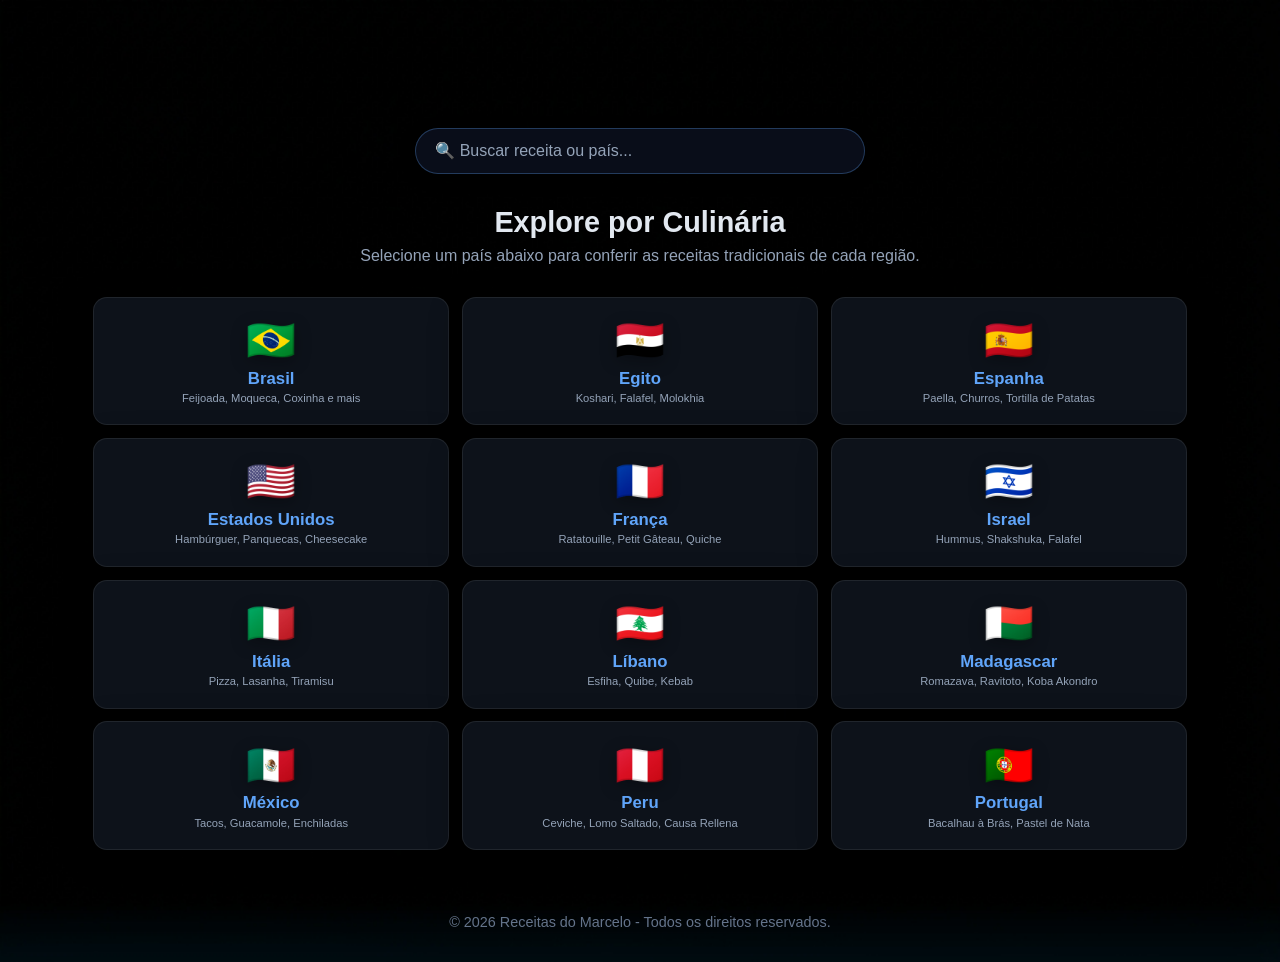
<file: index.html>
<!DOCTYPE html>
<html lang="pt-BR">
<head>
    <meta charset="UTF-8">
    <meta name="viewport" content="width=device-width, initial-scale=1.0">
    <title>Receitas do Marcelo</title>
    <link rel="stylesheet" href="css/style.css">
    <style>
    @keyframes backgroundPan {
        0% {
            background-position: center 0%;
        }
        50% {
            background-position: center 60%; /* Sobe até 60% e para por aí */
        }
        100% {
            background-position: center 0%;
        }
    }

    body {
        background-image: url('fundo.jpeg');
        background-size: cover;
        background-repeat: no-repeat;
        background-attachment: fixed;
        animation: backgroundPan 15s ease-in-out infinite;
        color: #ffffff;
    }
</style>
</head>
<body>

    <header>
        <h1>
            <video src="marcelo.mp4" autoplay muted loop playsinline style="max-height: 80px; vertical-align: middle;"></video>
        </h1>
        
        <!-- Barra de Busca -->
        <div class="search-container">
            <input type="text" id="searchInput" onkeyup="filterCountries()" placeholder="🔍 Buscar receita ou país...">
        </div>
    </header>

    <main>
        <section class="country-hero">
            <h2>Explore por Culinária</h2>
            <p>Selecione um país abaixo para conferir as receitas tradicionais de cada região.</p>
        </section>

        <!-- Grid de Cartões dos Países -->
        <section class="countries-grid" id="countriesGrid">
            <a href="brasil.html" class="country-card">
                <span class="country-flag">🇧🇷</span>
                <h3>Brasil</h3>
                <p>Feijoada, Moqueca, Coxinha e mais</p>
            </a>

            <a href="egito.html" class="country-card">
                <span class="country-flag">🇪🇬</span>
                <h3>Egito</h3>
                <p>Koshari, Falafel, Molokhia</p>
            </a>

            <a href="espanha.html" class="country-card">
                <span class="country-flag">🇪🇸</span>
                <h3>Espanha</h3>
                <p>Paella, Churros, Tortilla de Patatas</p>
            </a>

            <a href="usa.html" class="country-card">
                <span class="country-flag">🇺🇸</span>
                <h3>Estados Unidos</h3>
                <p>Hambúrguer, Panquecas, Cheesecake</p>
            </a>

            <a href="frança.html" class="country-card">
                <span class="country-flag">🇫🇷</span>
                <h3>França</h3>
                <p>Ratatouille, Petit Gâteau, Quiche</p>
            </a>

            <a href="israel.html" class="country-card">
                <span class="country-flag">🇮🇱</span>
                <h3>Israel</h3>
                <p>Hummus, Shakshuka, Falafel</p>
            </a>

            <a href="italia.html" class="country-card">
                <span class="country-flag">🇮🇹</span>
                <h3>Itália</h3>
                <p>Pizza, Lasanha, Tiramisu</p>
            </a>

            <a href="libano.html" class="country-card">
                <span class="country-flag">🇱🇧</span>
                <h3>Líbano</h3>
                <p>Esfiha, Quibe, Kebab</p>
            </a>

            <a href="madagascar.html" class="country-card">
                <span class="country-flag">🇲🇬</span>
                <h3>Madagascar</h3>
                <p>Romazava, Ravitoto, Koba Akondro</p>
            </a>

            <a href="mexico.html" class="country-card">
                <span class="country-flag">🇲🇽</span>
                <h3>México</h3>
                <p>Tacos, Guacamole, Enchiladas</p>
            </a>

            <a href="peru.html" class="country-card">
                <span class="country-flag">🇵🇪</span>
                <h3>Peru</h3>
                <p>Ceviche, Lomo Saltado, Causa Rellena</p>
            </a>

            <a href="portugal.html" class="country-card">
                <span class="country-flag">🇵🇹</span>
                <h3>Portugal</h3>
                <p>Bacalhau à Brás, Pastel de Nata</p>
            </a>
        </section>
    </main>

    <footer>
        <p>&copy; 2026 Receitas do Marcelo - Todos os direitos reservados.</p>
    </footer>

    <!-- Script de Filtro Rápido da Busca -->
    <script>
        function filterCountries() {
            const input = document.getElementById('searchInput').value.toLowerCase();
            const cards = document.querySelectorAll('.country-card');

            cards.forEach(card => {
                const text = card.textContent.toLowerCase();
                if (text.includes(input)) {
                    card.style.display = "flex";
                } else {
                    card.style.display = "none";
                }
            });
        }
    </script>

</body>
</html>
</file>
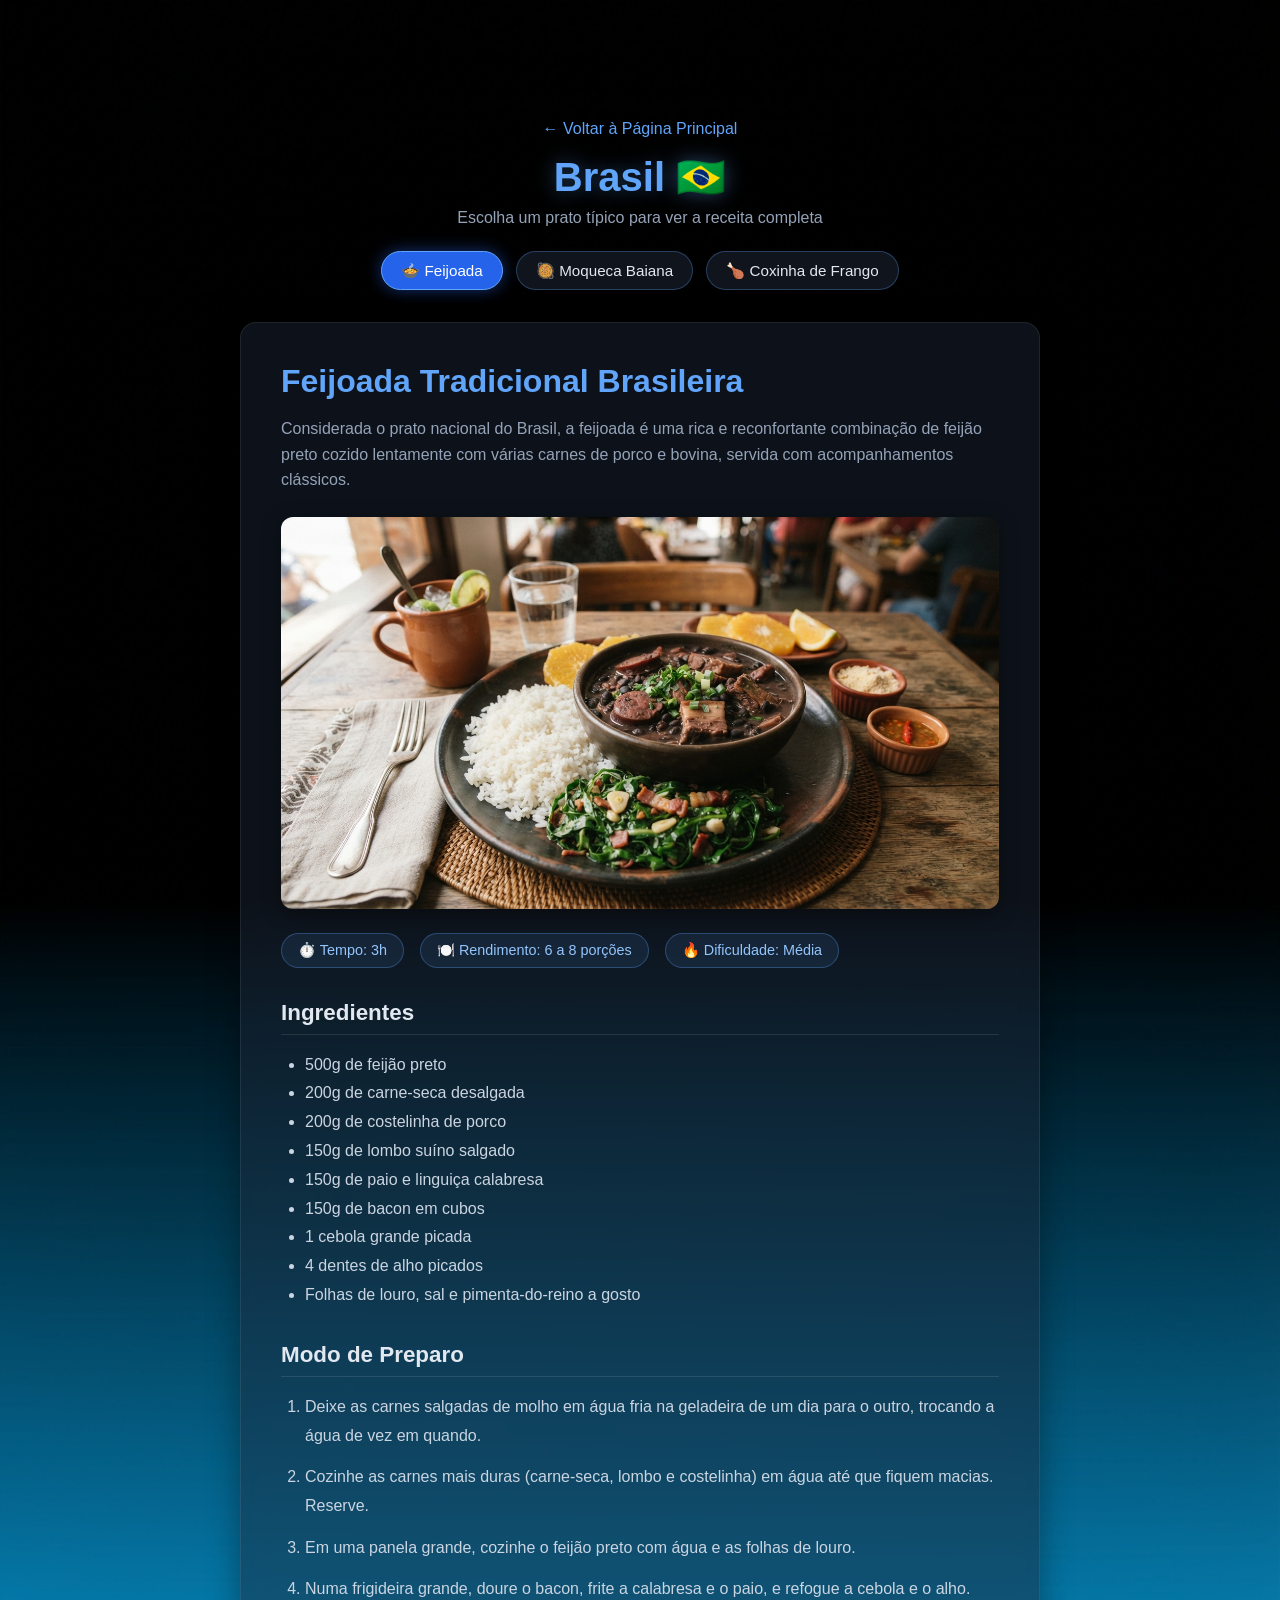
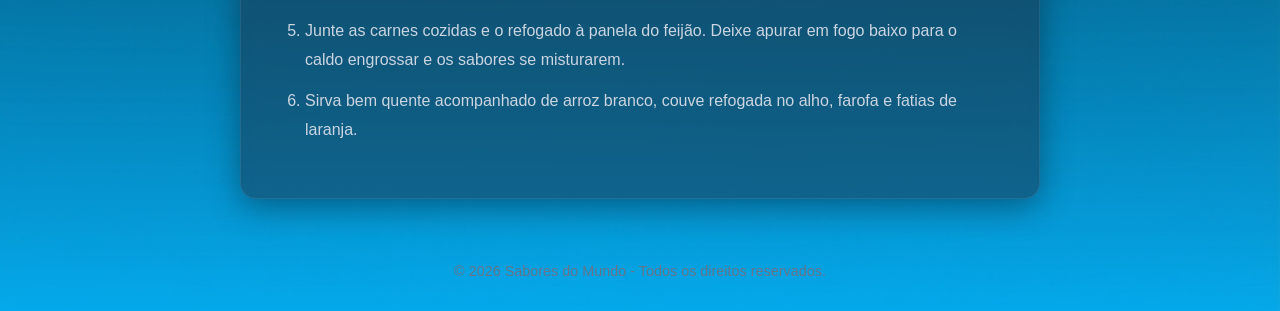
<file: brasil.html>
<!DOCTYPE html>
<html lang="pt-BR">
<head>
    <meta charset="UTF-8">
    <meta name="viewport" content="width=device-width, initial-scale=1.0">
    <title>Culinária Brasileira | Sabores do Mundo</title>
    <link rel="stylesheet" href="css/style.css">
    <style>
    @keyframes backgroundPan {
        0% {
            background-position: center 0%;
        }
        50% {
            background-position: center 60%; /* Sobe até 60% e para por aí */
        }
        100% {
            background-position: center 0%;
        }
    }

    body {
        background-image: url('fundo.jpeg');
        background-size: cover;
        background-repeat: no-repeat;
        background-attachment: fixed;
        animation: backgroundPan 15s ease-in-out infinite;
        color: #ffffff;
    }
</style>
</head>
<body>

    <header>
        <h1>
            <video src="marcelo.mp4" autoplay muted loop playsinline style="max-height: 80px; vertical-align: middle;"></video>
        </h1>
        <a href="index.html" class="back-link">← Voltar à Página Principal</a>
        <h1>Brasil 🇧🇷</h1>
        <p class="subtitle">Escolha um prato típico para ver a receita completa</p>
        
        <!-- Menu de Seleção de Pratos -->
        <nav class="dish-selector">
            <button class="dish-btn active" onclick="selectDish('feijoada')">🍲 Feijoada</button>
            <button class="dish-btn" onclick="selectDish('moqueca')">🥘 Moqueca Baiana</button>
            <button class="dish-btn" onclick="selectDish('coxinha')">🍗 Coxinha de Frango</button>
        </nav>
    </header>

    <main class="recipe-container">
        <!-- Cartão Principal da Receita com Efeito Glass -->
        <article class="recipe-card glass-panel">
            <h2 id="dishTitle">Feijoada Tradicional Brasileira</h2>
            <p class="recipe-description" id="dishDescription">
                Considerada o prato nacional do Brasil, a feijoada é uma rica e reconfortante combinação de feijão preto cozido lentamente com várias carnes de porco e bovina, servida com acompanhamentos clássicos.
            </p>

            <!-- Imagem do Prato -->
            <div class="recipe-image-container">
                <img id="dishImage" src="images/feijoada.jpeg" alt="Prato Típico Brasileiro">
            </div>

            <div class="recipe-info">
                <div class="info-badge" id="dishTime">⏱️ Tempo: 3h</div>
                <div class="info-badge" id="dishPortions">🍽️ Rendimento: 6 a 8 porções</div>
                <div class="info-badge" id="dishDifficulty">🔥 Dificuldade: Média</div>
            </div>

            <div class="recipe-section">
                <h3>Ingredientes</h3>
                <ul class="ingredients-list" id="dishIngredients">
                    <li>500g de feijão preto</li>
                    <li>200g de carne-seca desalgada</li>
                    <li>200g de costelinha de porco</li>
                    <li>150g de lombo suíno salgado</li>
                    <li>150g de paio e linguiça calabresa</li>
                    <li>150g de bacon em cubos</li>
                    <li>1 cebola grande picada</li>
                    <li>4 dentes de alho picados</li>
                    <li>Folhas de louro, sal e pimenta-do-reino a gosto</li>
                </ul>
            </div>

            <div class="recipe-section">
                <h3>Modo de Preparo</h3>
                <ol class="instructions-list" id="dishInstructions">
                    <li>Deixe as carnes salgadas de molho em água fria na geladeira de um dia para o outro, trocando a água de vez em quando.</li>
                    <li>Cozinhe as carnes mais duras (carne-seca, lombo e costelinha) em água até que fiquem macias. Reserve.</li>
                    <li>Em uma panela grande, cozinhe o feijão preto com água e as folhas de louro.</li>
                    <li>Numa frigideira grande, doure o bacon, frite a calabresa e o paio, e refogue a cebola e o alho.</li>
                    <li>Junte as carnes cozidas e o refogado à panela do feijão. Deixe apurar em fogo baixo para o caldo engrossar e os sabores se misturarem.</li>
                    <li>Sirva bem quente acompanhado de arroz branco, couve refogada no alho, farofa e fatias de laranja.</li>
                </ol>
            </div>
        </article>
    </main>

    <footer>
        <p>&copy; 2026 Sabores do Mundo - Todos os direitos reservados.</p>
    </footer>

    <!-- Script de Troca de Pratos -->
    <script>
        const recipes = {
            feijoada: {
                title: "Feijoada Tradicional Brasileira",
                description: "Considerada o prato nacional do Brasil, a feijoada é uma rica e reconfortante combinação de feijão preto cozido lentamente com várias carnes de porco e bovina, servida com acompanhamentos clássicos.",
                image: "images/feijoada.jpeg",
                time: "⏱️ Tempo: 3h",
                portions: "🍽️ Rendimento: 6 a 8 porções",
                difficulty: "🔥 Dificuldade: Média",
                ingredients: [
                    "500g de feijão preto",
                    "200g de carne-seca desalgada",
                    "200g de costelinha de porco",
                    "150g de lombo suíno salgado",
                    "150g de paio e linguiça calabresa",
                    "150g de bacon em cubos",
                    "1 cebola grande picada",
                    "4 dentes de alho picados",
                    "Folhas de louro, sal e pimenta-do-reino a gosto"
                ],
                instructions: [
                    "Deixe as carnes salgadas de molho em água fria na geladeira de um dia para o outro, trocando a água de vez em quando.",
                    "Cozinhe as carnes mais duras (carne-seca, lombo e costelinha) em água até que fiquem macias. Reserve.",
                    "Em uma panela grande, cozinhe o feijão preto com água e as folhas de louro.",
                    "Numa frigideira grande, doure o bacon, frite a calabresa e o paio, e refogue a cebola e o alho.",
                    "Junte as carnes cozidas e o refogado à panela do feijão. Deixe apurar em fogo baixo para o caldo engrossar e os sabores se misturarem.",
                    "Sirva bem quente acompanhado de arroz branco, couve refogada no alho, farofa e fatias de laranja."
                ]
            },
            moqueca: {
                title: "Moqueca Baiana",
                description: "Um cozido aromático de peixe fresco com pimentões, tomate, leite de coco e o inconfundível azeite de dendê, repleto de sabores da Bahia.",
                image: "images/moqueca.jpeg",
                time: "⏱️ Tempo: 50min",
                portions: "🍽️ Rendimento: 4 porções",
                difficulty: "🔥 Dificuldade: Fácil",
                ingredients: [
                    "800g de postas de peixe (robalo, badejo ou garoupa)",
                    "Suco de 1 limão",
                    "1 pimentão vermelho, 1 amarelo e 1 verde fatiados",
                    "2 tomates grandes fatiados",
                    "1 cebola grande fatiada em rodelas",
                    "200ml de leite de coco",
                    "3 colheres de sopa de azeite de dendê",
                    "Coentro e cheiro-verde frescos picados",
                    "Sal e pimenta a gosto"
                ],
                instructions: [
                    "Tempere o peixe com o suco de limão, sal e pimenta-do-reino. Reserve por 20 minutos.",
                    "Em uma panela de barro (ou panela funda), faça camadas intercaladas de cebola, pimentões, tomate e as postas de peixe.",
                    "Regue tudo com o leite de coco e o azeite de dendê.",
                    "Tampe a panela e leve ao fogo médio por cerca de 20 a 25 minutos sem mexer, para o peixe não desmanchar.",
                    "Finalize com bastante coentro e cheiro-verde picados antes de servir com arroz branco e pirão."
                ]
            },
            coxinha: {
                title: "Coxinha de Frango com Catupiry",
                description: "O salgado mais amado do Brasil: uma massa leve e saborosa recheada com frango desfiado bem temperado e queijo cremoso, frita até ficar bem crocante.",
                image: "images/coxinha.jpeg",
                time: "⏱️ Tempo: 1h 30min",
                portions: "🍽️ Rendimento: 15 a 20 unidades",
                difficulty: "🔥 Dificuldade: Média",
                ingredients: [
                    "500g de peito de frango cozido e desfiado",
                    "1/2 litro de caldo do cozimento do frango",
                    "2 xícaras de farinha de trigo",
                    "2 colheres de sopa de manteiga",
                    "1 requeijão cremoso (tipo Catupiry)",
                    "1 cebola e 2 dentes de alho picados para o refogado",
                    "Ovos e farinha de rosca para empanar",
                    "Óleo para fritar"
                ],
                instructions: [
                    "Refogue o alho e a cebola, adicione o frango desfiado, tempere a gosto e deixe esfriar.",
                    "Em uma panela, ferva o caldo do frango com a manteiga. Adicione a farinha de trigo de uma vez e mexa vigorosamente até soltar do fundo da panela.",
                    "Deixe a massa mornar e sove-a até ficar lisa.",
                    "Abra pequenas porções de massa na mão, coloque uma colher de requeijão e o frango temperado.",
                    "Feche a massa moldando no formato clássico de gota/coxinha.",
                    "Passe as coxinhas nos ovos batidos, depois na farinha de rosca e frite em óleo quente até dourarem."
                ]
            }
        };

        function selectDish(dishKey) {
            const data = recipes[dishKey];
            if (!data) return;

            // Atualiza os botões ativos
            document.querySelectorAll('.dish-btn').forEach(btn => btn.classList.remove('active'));
            event.target.classList.add('active');

            // Atualiza o conteúdo da página
            document.getElementById('dishTitle').innerText = data.title;
            document.getElementById('dishDescription').innerText = data.description;
            document.getElementById('dishImage').src = data.image;
            document.getElementById('dishTime').innerText = data.time;
            document.getElementById('dishPortions').innerText = data.portions;
            document.getElementById('dishDifficulty').innerText = data.difficulty;

            // Atualiza Lista de Ingredientes
            const ingList = document.getElementById('dishIngredients');
            ingList.innerHTML = data.ingredients.map(item => `<li>${item}</li>`).join('');

            // Atualiza Lista de Modo de Preparo
            const instList = document.getElementById('dishInstructions');
            instList.innerHTML = data.instructions.map(step => `<li>${step}</li>`).join('');
        }
    </script>

</body>
</html>
</file>
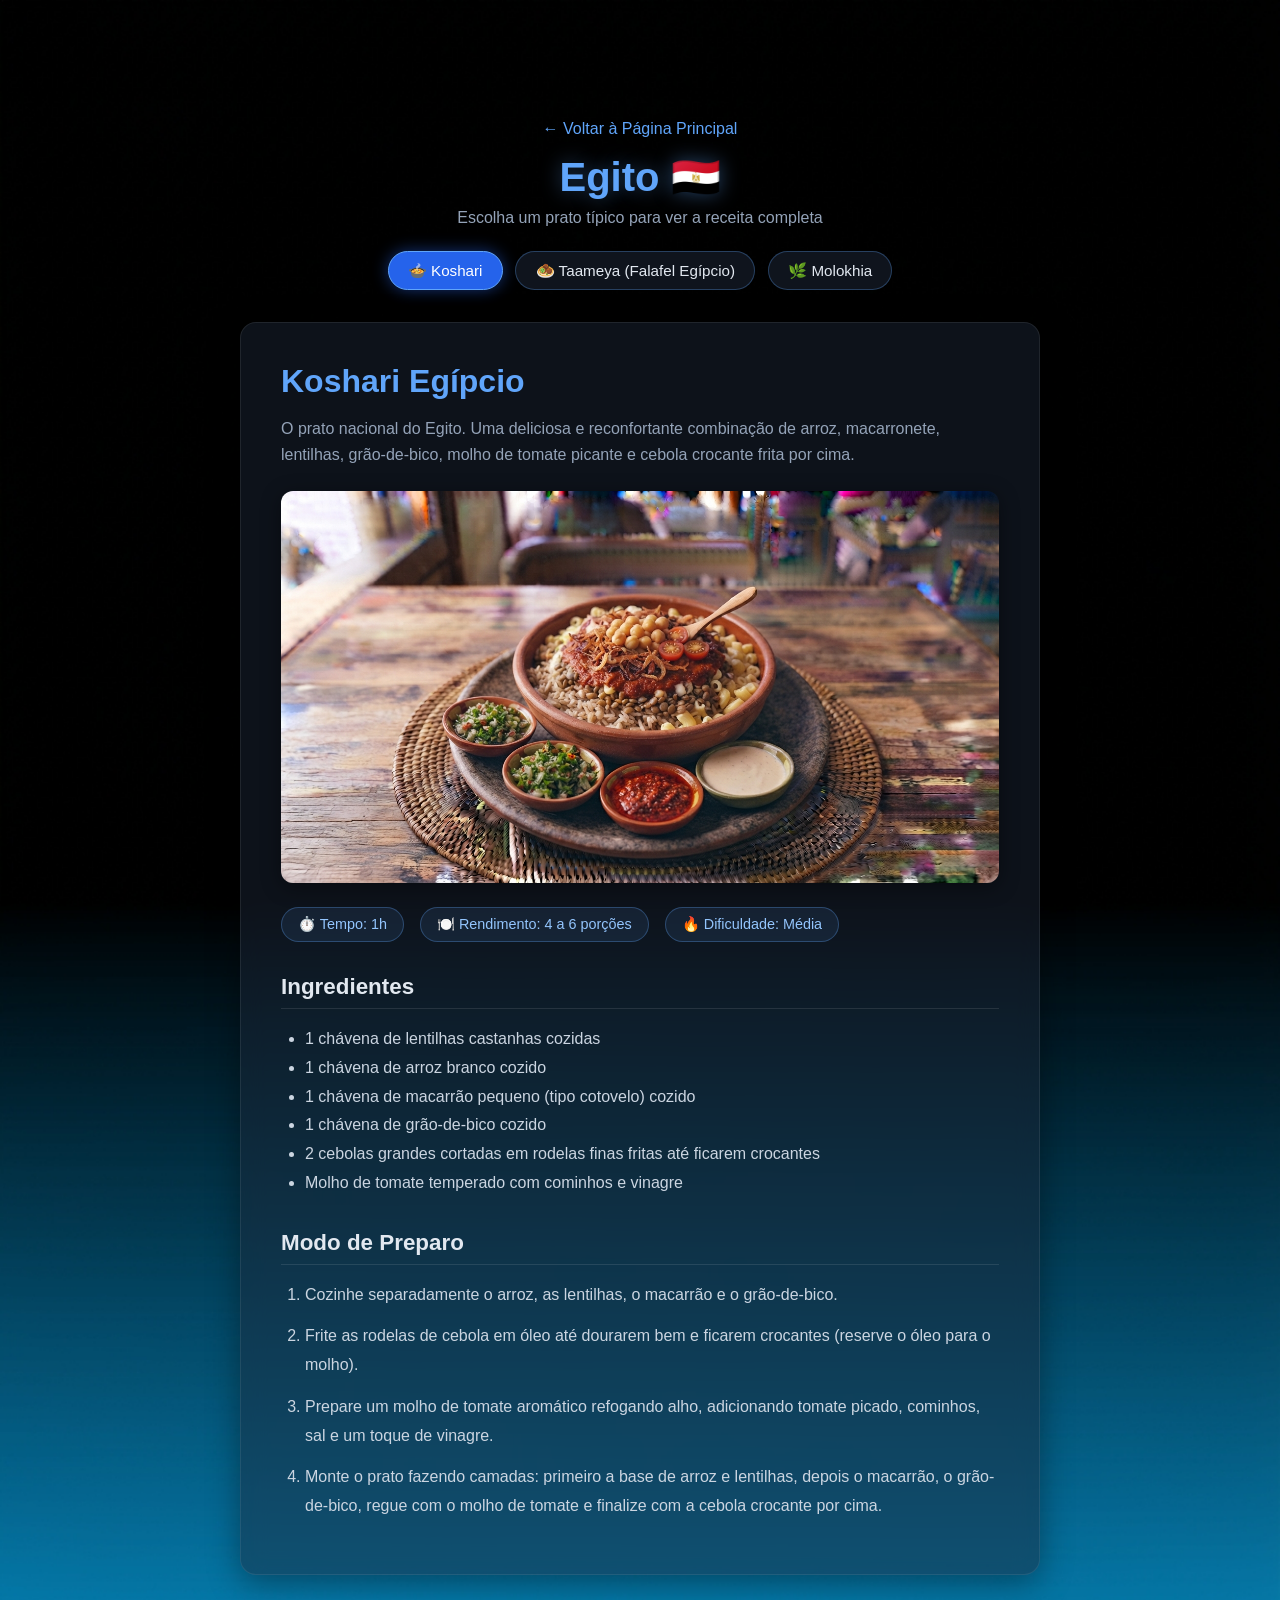
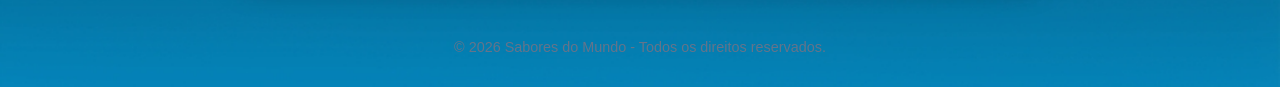
<file: egito.html>
<!DOCTYPE html>
<html lang="pt-BR">
<head>
    <meta charset="UTF-8">
    <meta name="viewport" content="width=device-width, initial-scale=1.0">
    <title>Culinária do Egito | Sabores do Mundo</title>
    <link rel="stylesheet" href="css/style.css">
    <style>
    @keyframes backgroundPan {
        0% {
            background-position: center 0%;
        }
        50% {
            background-position: center 60%; /* Sobe até 60% e para por aí */
        }
        100% {
            background-position: center 0%;
        }
    }

    body {
        background-image: url('fundo.jpeg');
        background-size: cover;
        background-repeat: no-repeat;
        background-attachment: fixed;
        animation: backgroundPan 15s ease-in-out infinite;
        color: #ffffff;
    }
</style>
</head>
<body>

    <header>
        <h1>
            <video src="marcelo.mp4" autoplay muted loop playsinline style="max-height: 80px; vertical-align: middle;"></video>
        </h1>
        <a href="index.html" class="back-link">← Voltar à Página Principal</a>
        <h1>Egito 🇪🇬</h1>
        <p class="subtitle">Escolha um prato típico para ver a receita completa</p>
        
        <nav class="dish-selector">
            <button class="dish-btn active" onclick="selectDish('koshari')">🍲 Koshari</button>
            <button class="dish-btn" onclick="selectDish('falafel')">🧆 Taameya (Falafel Egípcio)</button>
            <button class="dish-btn" onclick="selectDish('molokhia')">🌿 Molokhia</button>
        </nav>
    </header>

    <main class="recipe-container">
        <article class="recipe-card glass-panel">
            <h2 id="dishTitle">Koshari Egípcio</h2>
            <p class="recipe-description" id="dishDescription">
                O prato nacional do Egito. Uma deliciosa e reconfortante combinação de arroz, macarronete, lentilhas, grão-de-bico, molho de tomate picante e cebola crocante frita por cima.
            </p>

            <div class="recipe-image-container">
                <img id="dishImage" src="images/koshari.jpeg" alt="Prato Típico Egípcio">
            </div>

            <div class="recipe-info">
                <div class="info-badge" id="dishTime">⏱️ Tempo: 1h</div>
                <div class="info-badge" id="dishPortions">🍽️ Rendimento: 4 a 6 porções</div>
                <div class="info-badge" id="dishDifficulty">🔥 Dificuldade: Média</div>
            </div>

            <div class="recipe-section">
                <h3>Ingredientes</h3>
                <ul class="ingredients-list" id="dishIngredients">
                    <li>1 chávena de lentilhas castanhas cozidas</li>
                    <li>1 chávena de arroz branco cozido</li>
                    <li>1 chávena de macarrão pequeno (tipo cotovelo) cozido</li>
                    <li>1 chávena de grão-de-bico cozido</li>
                    <li>2 cebolas grandes cortadas em rodelas finas fritas até ficarem crocantes</li>
                    <li>Molho de tomate temperado com cominhos e vinagre</li>
                </ul>
            </div>

            <div class="recipe-section">
                <h3>Modo de Preparo</h3>
                <ol class="instructions-list" id="dishInstructions">
                    <li>Cozinhe separadamente o arroz, as lentilhas, o macarrão e o grão-de-bico.</li>
                    <li>Frite as rodelas de cebola em óleo até dourarem bem e ficarem crocantes (reserve o óleo para o molho).</li>
                    <li>Prepare um molho de tomate aromático refogando alho, adicionando tomate picado, cominhos, sal e um toque de vinagre.</li>
                    <li>Monte o prato fazendo camadas: primeiro a base de arroz e lentilhas, depois o macarrão, o grão-de-bico, regue com o molho de tomate e finalize com a cebola crocante por cima.</li>
                </ol>
            </div>
        </article>
    </main>

    <footer>
        <p>&copy; 2026 Sabores do Mundo - Todos os direitos reservados.</p>
    </footer>

    <script>
        const recipes = {
            koshari: {
                title: "Koshari Egípcio",
                description: "O prato nacional do Egito. Uma deliciosa e reconfortante combinação de arroz, macarronete, lentilhas, grão-de-bico, molho de tomate picante e cebola crocante frita por cima.",
                image: "images/koshari.jpeg",
                time: "⏱️ Tempo: 1h",
                portions: "🍽️ Rendimento: 4 a 6 porções",
                difficulty: "🔥 Dificuldade: Média",
                ingredients: ["1 chávena de lentilhas", "1 chávena de arroz", "1 chávena de macarrão", "1 chávena de grão-de-bico", "Cebolas fritas crocantes", "Molho de tomate com cominhos"],
                instructions: ["Cozinhe o arroz, as lentilhas, o macarrão e o grão-de-bico separadamente.", "Frite as cebolas fatiadas até ficarem bem crocantes.", "Prepare o molho de tomate temperado com cominhos e alho.", "Monte em camadas: arroz/lentilhas, macarrão, grão-de-bico, molho e cebola crocante."]
            },
            falafel: {
                title: "Taameya (Falafel Egípcio)",
                description: "Diferente do falafel tradicional de grão-de-bico, a versão egípcia (Taameya) é feita com fava amarela partida, ervas frescas e especiarias, resultando num bolinho incrivelmente verde e arejado.",
                image: "images/falafel.jpeg",
                time: "⏱️ Tempo: 40min (+ demolhar)",
                portions: "🍽️ Rendimento: 15 unidades",
                difficulty: "🔥 Dificuldade: Média",
                ingredients: ["500g de favas secas partidas e sem pele (demolhadas)", "Cebola, alho, coentros e salsa fresca", "1 colher de chá de cominhos e coentro em pó", "Sementes de sésamo para polvilhar", "Óleo para fritar"],
                instructions: ["Triture as favas demolhadas com as ervas frescas, cebola e alho até obter uma pasta moldável.", "Tempere com as especiarias e sal, batendo a massa para incorporar ar.", "Modele pequenos discos, polvilhe sésamo por cima e frite em óleo quente até dourarem."]
            },
            molokhia: {
                title: "Molokhia Tradicional",
                description: "Uma sopa verde nutritiva e aromática feita com folhas de molokhia picadas finamente, cozinhadas num caldo rico de frango ou coelho e finalizada com o clássico 'tasha' de alho e coentros.",
                image: "images/molokhia.jpeg",
                time: "⏱️ Tempo: 40min",
                portions: "🍽️ Rendimento: 4 porções",
                difficulty: "🔥 Dificuldade: Fácil",
                ingredients: ["300g de folhas de molokhia picadas (ou congeladas)", "1 litro de caldo de galinha rico", "1 cabeça de alho esmagada", "2 colheres de sopa de coentros secos", "Ghee ou manteiga"],
                instructions: ["Ferva o caldo de galinha numa panela.", "Adicione as folhas de molokhia picadas e deixe cozinhar por cerca de 10 minutos sem tapar.", "Numa frigideira, frite o alho esmagado com os coentros secos na manteiga (tasha) até perfumar.", "Despeje este refogado aromático a ferver diretamente sobre a sopa de molokhia, mexa e sirva com arroz."]
            }
        };

        function selectDish(dishKey) {
            const data = recipes[dishKey];
            if (!data) return;
            document.querySelectorAll('.dish-btn').forEach(btn => btn.classList.remove('active'));
            event.target.classList.add('active');
            document.getElementById('dishTitle').innerText = data.title;
            document.getElementById('dishDescription').innerText = data.description;
            document.getElementById('dishImage').src = data.image;
            document.getElementById('dishTime').innerText = data.time;
            document.getElementById('dishPortions').innerText = data.portions;
            document.getElementById('dishDifficulty').innerText = data.difficulty;
            document.getElementById('dishIngredients').innerHTML = data.ingredients.map(i => `<li>${i}</li>`).join('');
            document.getElementById('dishInstructions').innerHTML = data.instructions.map(s => `<li>${s}</li>`).join('');
        }
    </script>
</body>
</html>
</file>
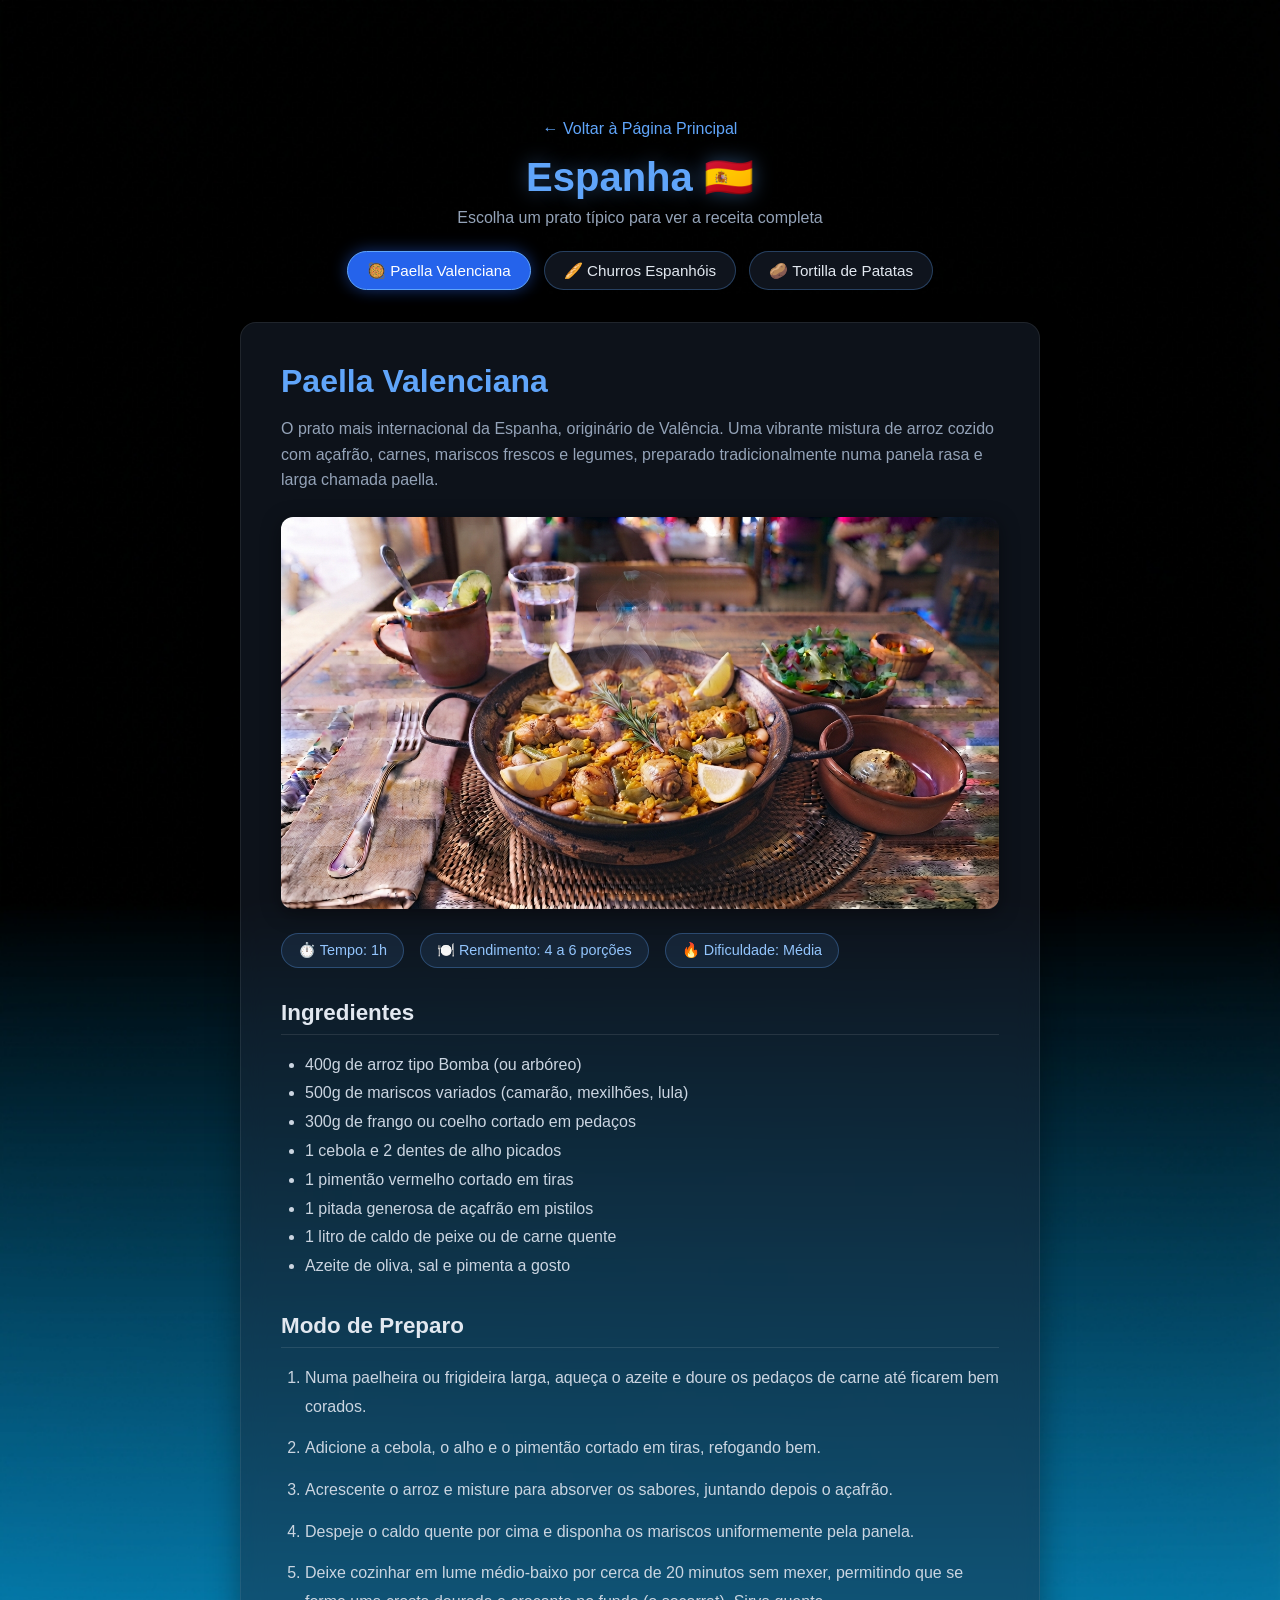
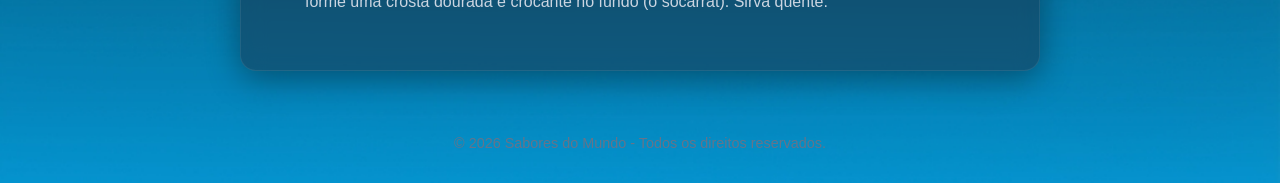
<file: espanha.html>
<!DOCTYPE html>
<html lang="pt-BR">
<head>
    <meta charset="UTF-8">
    <meta name="viewport" content="width=device-width, initial-scale=1.0">
    <title>Culinária Espanhola | Sabores do Mundo</title>
    <link rel="stylesheet" href="css/style.css">
    <style>
    @keyframes backgroundPan {
        0% {
            background-position: center 0%;
        }
        50% {
            background-position: center 60%; /* Sobe até 60% e para por aí */
        }
        100% {
            background-position: center 0%;
        }
    }

    body {
        background-image: url('fundo.jpeg');
        background-size: cover;
        background-repeat: no-repeat;
        background-attachment: fixed;
        animation: backgroundPan 15s ease-in-out infinite;
        color: #ffffff;
    }
</style>
</head>
<body>

    <header>
        <h1>
            <video src="marcelo.mp4" autoplay muted loop playsinline style="max-height: 80px; vertical-align: middle;"></video>
        </h1>
        <a href="index.html" class="back-link">← Voltar à Página Principal</a>
        <h1>Espanha 🇪🇸</h1>
        <p class="subtitle">Escolha um prato típico para ver a receita completa</p>
        
        <!-- Menu de Seleção de Pratos -->
        <nav class="dish-selector">
            <button class="dish-btn active" onclick="selectDish('paella')">🥘 Paella Valenciana</button>
            <button class="dish-btn" onclick="selectDish('churros')">🥖 Churros Espanhóis</button>
            <button class="dish-btn" onclick="selectDish('tortilla')">🥔 Tortilla de Patatas</button>
        </nav>
    </header>

    <main class="recipe-container">
        <!-- Cartão Principal da Receita com Efeito Glass -->
        <article class="recipe-card glass-panel">
            <h2 id="dishTitle">Paella Valenciana</h2>
            <p class="recipe-description" id="dishDescription">
                O prato mais internacional da Espanha, originário de Valência. Uma vibrante mistura de arroz cozido com açafrão, carnes, mariscos frescos e legumes, preparado tradicionalmente numa panela rasa e larga chamada paella.
            </p>

            <!-- Imagem do Prato -->
            <div class="recipe-image-container">
                <img id="dishImage" src="images/paella.jpeg" alt="Prato Típico Espanhol">
            </div>

            <div class="recipe-info">
                <div class="info-badge" id="dishTime">⏱️ Tempo: 1h</div>
                <div class="info-badge" id="dishPortions">🍽️ Rendimento: 4 a 6 porções</div>
                <div class="info-badge" id="dishDifficulty">🔥 Dificuldade: Média</div>
            </div>

            <div class="recipe-section">
                <h3>Ingredientes</h3>
                <ul class="ingredients-list" id="dishIngredients">
                    <li>400g de arroz tipo Bomba (ou arbóreo)</li>
                    <li>500g de mariscos variados (camarão, mexilhões, lula)</li>
                    <li>300g de frango ou coelho cortado em pedaços</li>
                    <li>1 cebola e 2 dentes de alho picados</li>
                    <li>1 pimentão vermelho cortado em tiras</li>
                    <li>1 pitada generosa de açafrão em pistilos</li>
                    <li>1 litro de caldo de peixe ou de carne quente</li>
                    <li>Azeite de oliva, sal e pimenta a gosto</li>
                </ul>
            </div>

            <div class="recipe-section">
                <h3>Modo de Preparo</h3>
                <ol class="instructions-list" id="dishInstructions">
                    <li>Numa paelheira ou frigideira larga, aqueça o azeite e doure os pedaços de carne até ficarem bem corados.</li>
                    <li>Adicione a cebola, o alho e o pimentão cortado em tiras, refogando bem.</li>
                    <li>Acrescente o arroz e misture para absorver os sabores, juntando depois o açafrão.</li>
                    <li>Despeje o caldo quente por cima e disponha os mariscos uniformemente pela panela.</li>
                    <li>Deixe cozinhar em lume médio-baixo por cerca de 20 minutos sem mexer, permitindo que se forme uma crosta dourada e crocante no fundo (o socarrat). Sirva quente.</li>
                </ol>
            </div>
        </article>
    </main>

    <footer>
        <p>&copy; 2026 Sabores do Mundo - Todos os direitos reservados.</p>
    </footer>

    <!-- Script de Troca de Pratos Espanhóis -->
    <script>
        const recipes = {
            paella: {
                title: "Paella Valenciana",
                description: "O prato mais internacional da Espanha, originário de Valência. Uma vibrante mistura de arroz cozido com açafrão, carnes, mariscos frescos e legumes, preparado tradicionalmente numa panela rasa e larga chamada paella.",
                image: "images/paella.jpeg",
                time: "⏱️ Tempo: 1h",
                portions: "🍽️ Rendimento: 4 a 6 porções",
                difficulty: "🔥 Dificuldade: Média",
                ingredients: [
                    "400g de arroz tipo Bomba (ou arbóreo)",
                    "500g de mariscos variados (camarão, mexilhões, lula)",
                    "300g de frango ou coelho cortado em pedaços",
                    "1 cebola e 2 dentes de alho picados",
                    "1 pimentão vermelho cortado em tiras",
                    "1 pitada generosa de açafrão em pistilos",
                    "1 litro de caldo de peixe ou de carne quente",
                    "Azeite de oliva, sal e pimenta a gosto"
                ],
                instructions: [
                    "Numa paelheira ou frigideira larga, aqueça o azeite e doure os pedaços de carne até ficarem bem corados.",
                    "Adicione a cebola, o alho e o pimentão cortado em tiras, refogando bem.",
                    "Acrescente o arroz e misture para absorver os sabores, juntando depois o açafrão.",
                    "Despeje o caldo quente por cima e disponha os mariscos uniformemente pela panela.",
                    "Deixe cozinhar em lume médio-baixo por cerca de 20 minutos sem mexer, permitindo que se forme uma crosta dourada e crocante no fundo (o socarrat). Sirva quente."
                ]
            },
            churros: {
                title: "Churros Espanhóis com Chocolate",
                description: "Diferentes dos tradicionais recheados, os churros espanhóis originais são compridos, estaladiços por fora e macios por dentro, polvilhados com açúcar e canela e acompanhados de uma taça de chocolate quente bem espesso.",
                image: "images/churros.jpeg",
                time: "⏱️ Tempo: 40min",
                portions: "🍽️ Rendimento: 4 porções",
                difficulty: "🔥 Dificuldade: Fácil",
                ingredients: [
                    "1 chávena de água",
                    "2 colheres de sopa de manteiga",
                    "1 pitada de sal",
                    "1 chávena de farinha de trigo",
                    "1 ovo",
                    "Óleo para fritar",
                    "Açúcar e canela em pó para polvilhar",
                    "Chocolate negro derretido com natas para acompanhar"
                ],
                instructions: [
                    "Num tacho, ferva a água com a manteiga e o sal.",
                    "Adicione a farinha de trigo de uma só vez e mexa energicamente com uma colher de pau até formar uma massa homogénea que se desprenda do fundo.",
                    "Retire do lume, deixe amornar ligeiramente e incorpore o ovo, mexendo bem até ficar liso.",
                    "Coloque a massa num saco de pastelaria com bico estriado.",
                    "Frite tiras de massa diretamente em óleo quente, cortando com uma tesoura no tamanho desejado, até dourarem.",
                    "Escorra em papel absorvente, passe por açúcar e canela e sirva acompanhado de chocolate quente espesso."
                ]
            },
            tortilla: {
                title: "Tortilla de Patatas",
                description: "Um dos pratos mais clássicos das tapas espanholas. Uma omelete grossa feita com ovos e batatas fritas lentamente em azeite com cebola, suculenta por dentro e dourada por fora.",
                image: "images/tortilla.jpeg",
                time: "⏱️ Tempo: 45min",
                portions: "🍽️ Rendimento: 4 porções",
                difficulty: "🔥 Dificuldade: Média",
                ingredients: [
                    "4 batatas grandes descascadas e cortadas em rodelas finas",
                    "1 cebola grande cortada em juliana",
                    "6 ovos grandes",
                    "Azeite de oliva abundante para fritar",
                    "Sal a gosto"
                ],
                instructions: [
                    "Numa frigideira funda, frite as batatas e a cebola em bastante azeite em lume brando até ficarem macias (sem dourar demasiado). Escorra bem o excesso de azeite.",
                    "Numa tigela grande, bata os ovos com sal e adicione as batatas e cebolas já cozinhadas, envolvendo bem e deixando repousar por 5 minutos.",
                    "Aqueça um fio de azeite na frigideira e verta toda a mistura.",
                    "Deixe cozinhar em lume brando até a base firmar.",
                    "Com a ajuda de um prato plano grande, vire a tortilla com cuidado e devolva-a à frigideira para cozinhar o outro lado por mais 2 minutos. Sirva morna ou fria."
                ]
            }
        };

        function selectDish(dishKey) {
            const data = recipes[dishKey];
            if (!data) return;

            // Atualiza os botões ativos
            document.querySelectorAll('.dish-btn').forEach(btn => btn.classList.remove('active'));
            event.target.classList.add('active');

            // Atualiza o conteúdo da página
            document.getElementById('dishTitle').innerText = data.title;
            document.getElementById('dishDescription').innerText = data.description;
            document.getElementById('dishImage').src = data.image;
            document.getElementById('dishTime').innerText = data.time;
            document.getElementById('dishPortions').innerText = data.portions;
            document.getElementById('dishDifficulty').innerText = data.difficulty;

            // Atualiza Lista de Ingredientes
            const ingList = document.getElementById('dishIngredients');
            ingList.innerHTML = data.ingredients.map(item => `<li>${item}</li>`).join('');

            // Atualiza Lista de Modo de Preparo
            const instList = document.getElementById('dishInstructions');
            instList.innerHTML = data.instructions.map(step => `<li>${step}</li>`).join('');
        }
    </script>

</body>
</html>
</file>
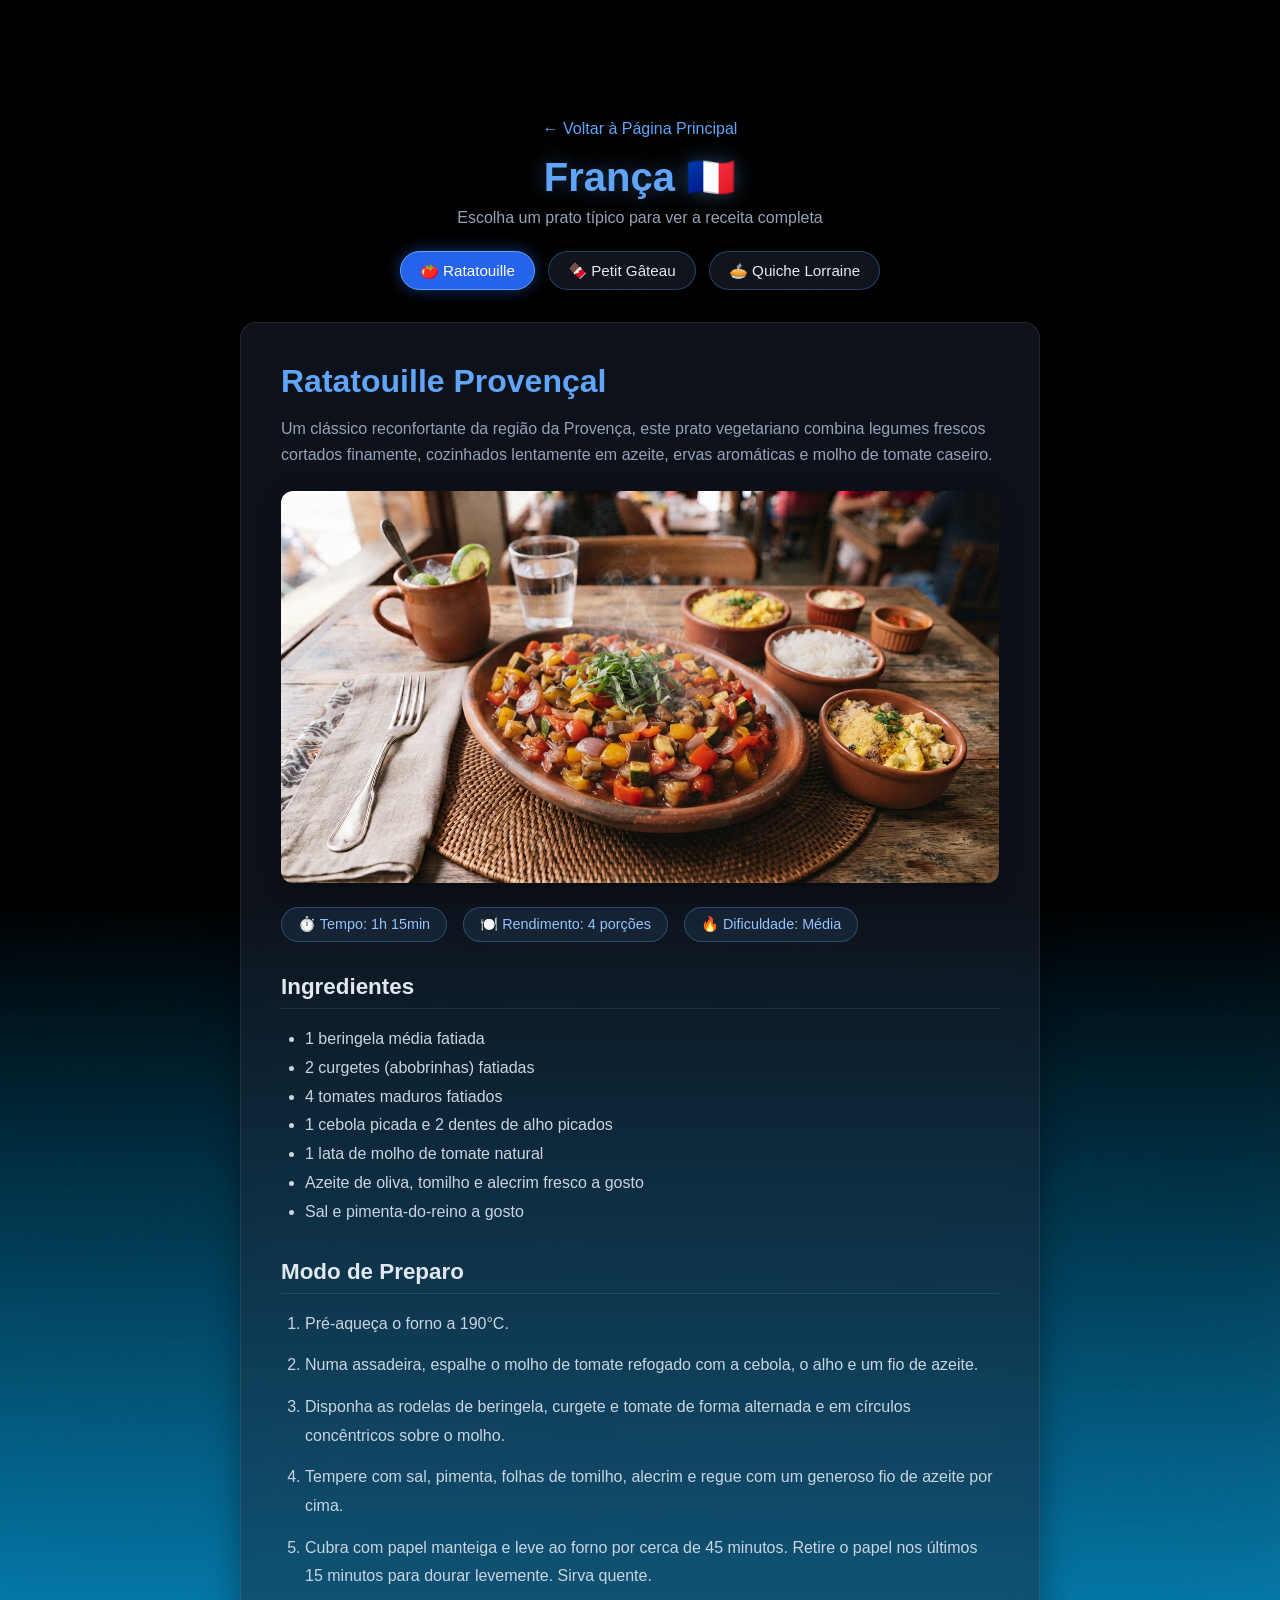
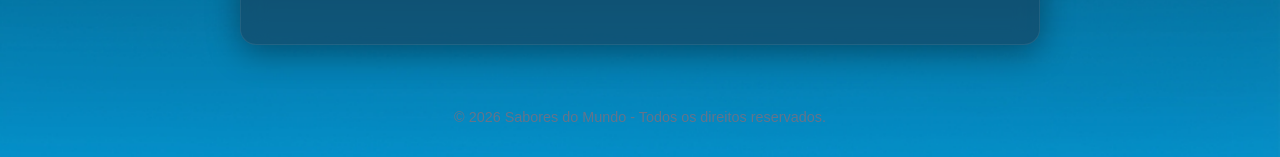
<file: frança.html>
<!DOCTYPE html>
<html lang="pt-BR">
<head>
    <meta charset="UTF-8">
    <meta name="viewport" content="width=device-width, initial-scale=1.0">
    <title>Culinária Francesa | Sabores do Mundo</title>
    <link rel="stylesheet" href="css/style.css">
    <style>
    @keyframes backgroundPan {
        0% {
            background-position: center 0%;
        }
        50% {
            background-position: center 60%; /* Sobe até 60% e para por aí */
        }
        100% {
            background-position: center 0%;
        }
    }

    body {
        background-image: url('fundo.jpeg');
        background-size: cover;
        background-repeat: no-repeat;
        background-attachment: fixed;
        animation: backgroundPan 15s ease-in-out infinite;
        color: #ffffff;
    }
</style>
</head>
<body>

    <header>
        <h1>
            <video src="marcelo.mp4" autoplay muted loop playsinline style="max-height: 80px; vertical-align: middle;"></video>
        </h1>
        <a href="index.html" class="back-link">← Voltar à Página Principal</a>
        <h1>França 🇫🇷</h1>
        <p class="subtitle">Escolha um prato típico para ver a receita completa</p>
        
        <!-- Menu de Seleção de Pratos -->
        <nav class="dish-selector">
            <button class="dish-btn active" onclick="selectDish('ratatouille')">🍅 Ratatouille</button>
            <button class="dish-btn" onclick="selectDish('petitgateau')">🍫 Petit Gâteau</button>
            <button class="dish-btn" onclick="selectDish('quiche')">🥧 Quiche Lorraine</button>
        </nav>
    </header>

    <main class="recipe-container">
        <!-- Cartão Principal da Receita com Efeito Glass -->
        <article class="recipe-card glass-panel">
            <h2 id="dishTitle">Ratatouille Provençal</h2>
            <p class="recipe-description" id="dishDescription">
                Um clássico reconfortante da região da Provença, este prato vegetariano combina legumes frescos cortados finamente, cozinhados lentamente em azeite, ervas aromáticas e molho de tomate caseiro.
            </p>

            <!-- Imagem do Prato -->
            <div class="recipe-image-container">
                <img id="dishImage" src="images/ratatouille.jpeg" alt="Prato Típico Francês">
            </div>

            <div class="recipe-info">
                <div class="info-badge" id="dishTime">⏱️ Tempo: 1h 15min</div>
                <div class="info-badge" id="dishPortions">🍽️ Rendimento: 4 porções</div>
                <div class="info-badge" id="dishDifficulty">🔥 Dificuldade: Média</div>
            </div>

            <div class="recipe-section">
                <h3>Ingredientes</h3>
                <ul class="ingredients-list" id="dishIngredients">
                    <li>1 beringela média fatiada</li>
                    <li>2 curgetes (abobrinhas) fatiadas</li>
                    <li>4 tomates maduros fatiados</li>
                    <li>1 cebola picada e 2 dentes de alho picados</li>
                    <li>1 lata de molho de tomate natural</li>
                    <li>Azeite de oliva, tomilho e alecrim fresco a gosto</li>
                    <li>Sal e pimenta-do-reino a gosto</li>
                </ul>
            </div>

            <div class="recipe-section">
                <h3>Modo de Preparo</h3>
                <ol class="instructions-list" id="dishInstructions">
                    <li>Pré-aqueça o forno a 190°C.</li>
                    <li>Numa assadeira, espalhe o molho de tomate refogado com a cebola, o alho e um fio de azeite.</li>
                    <li>Disponha as rodelas de beringela, curgete e tomate de forma alternada e em círculos concêntricos sobre o molho.</li>
                    <li>Tempere com sal, pimenta, folhas de tomilho, alecrim e regue com um generoso fio de azeite por cima.</li>
                    <li>Cubra com papel manteiga e leve ao forno por cerca de 45 minutos. Retire o papel nos últimos 15 minutos para dourar levemente. Sirva quente.</li>
                </ol>
            </div>
        </article>
    </main>

    <footer>
        <p>&copy; 2026 Sabores do Mundo - Todos os direitos reservados.</p>
    </footer>

    <!-- Script de Troca de Pratos Franceses -->
    <script>
        const recipes = {
            ratatouille: {
                title: "Ratatouille Provençal",
                description: "Um clássico reconfortante da região da Provença, este prato vegetariano combina legumes frescos cortados finamente, cozinhados lentamente em azeite, ervas aromáticas e molho de tomate caseiro.",
                image: "images/ratatouille.jpeg",
                time: "⏱️ Tempo: 1h 15min",
                portions: "🍽️ Rendimento: 4 porções",
                difficulty: "🔥 Dificuldade: Média",
                ingredients: [
                    "1 beringela média fatiada",
                    "2 curgetes (abobrinhas) fatiadas",
                    "4 tomates maduros fatiados",
                    "1 cebola picada e 2 dentes de alho picados",
                    "1 lata de molho de tomate natural",
                    "Azeite de oliva, tomilho e alecrim fresco a gosto",
                    "Sal e pimenta-do-reino a gosto"
                ],
                instructions: [
                    "Pré-aqueça o forno a 190°C.",
                    "Numa assadeira, espalhe o molho de tomate refogado com a cebola, o alho e um fio de azeite.",
                    "Disponha as rodelas de beringela, curgete e tomate de forma alternada e em círculos concêntricos sobre o molho.",
                    "Tempere com sal, pimenta, folhas de tomilho, alecrim e regue com um generoso fio de azeite por cima.",
                    "Cubra com papel manteiga e leve ao forno por cerca de 45 minutos. Retire o papel nos últimos 15 minutos para dourar levemente. Sirva quente."
                ]
            },
            petitgateau: {
                title: "Petit Gâteau",
                description: "Uma sobremesa célebre em todo o mundo, que consiste num pequeno bolo de chocolate de exterior firme e um interior cremoso e líquido que se derrama ao cortar.",
                image: "images/petitgateau.jpeg",
                time: "⏱️ Tempo: 30min",
                portions: "🍽️ Rendimento: 6 unidades",
                difficulty: "🔥 Dificuldade: Fácil",
                ingredients: [
                    "200g de chocolate meio amargo de boa qualidade",
                    "2 colheres de sopa de manteiga sem sal",
                    "1/4 de xícara de açúcar de confeiteiro",
                    "2 ovos inteiros e 2 gemas",
                    "2 colheres de sopa de farinha de trigo",
                    "Manteiga e cacau em pó para untar as forminhas"
                ],
                instructions: [
                    "Derreta o chocolate com a manteiga em banho-maria ou no micro-ondas.",
                    "Numa tigela, bata os ovos, as gemas e o açúcar com um fouet até obter uma mistura homogénea.",
                    "Adicione o chocolate derretido à mistura de ovos e mexa bem.",
                    "Incorpore a farinha de trigo delicadamente até formar uma massa lisa.",
                    "Despeje em forminhas untadas com manteiga e cacau em pó.",
                    "Asse em forno preaquecido a 200°C por exatos 8 a 10 minutos (o centro deve continuar mole). Desenforme ainda quente e sirva com gelado de baunilha."
                ]
            },
            quiche: {
                title: "Quiche Lorraine",
                description: "Uma tarte salgada tradicional da região da Lorena, com uma massa quebrada crocante e um recheio rico e cremoso à base de ovos, natas, queijo e pedaços de bacon.",
                image: "images/quiche.jpeg",
                time: "⏱️ Tempo: 50min",
                portions: "🍽️ Rendimento: 6 fatias",
                difficulty: "🔥 Dificuldade: Média",
                ingredients: [
                    "1 rolo de massa quebrada (ou massa brisé)",
                    "200g de bacon em cubos",
                    "3 ovos grandes",
                    "200ml de natas frescas (creme de leite fresco)",
                    "100g de queijo Gruyère ou Emmental ralado",
                    "Pitada de noz-moscada ralada",
                    "Sal e pimenta-do-reino a gosto"
                ],
                instructions: [
                    "Forre uma forma de torta com a massa quebrada, pique o fundo com um garfo e leve ao forno pré-aquecido a 180°C por 10 minutos para pré-assar.",
                    "Numa frigideira, doure os cubos de bacon até ficarem crocantes e reserve.",
                    "Numa tigela, bata os ovos com as natas, tempere com sal, pimenta e a noz-moscada.",
                    "Espalhe o bacon e o queijo ralado sobre a massa pré-assada.",
                    "Despeje a mistura de ovos e natas por cima.",
                    "Leve ao forno por cerca de 30 minutos ou até que a superfície esteja dourada e firme."
                ]
            }
        };

        function selectDish(dishKey) {
            const data = recipes[dishKey];
            if (!data) return;

            // Atualiza os botões ativos
            document.querySelectorAll('.dish-btn').forEach(btn => btn.classList.remove('active'));
            event.target.classList.add('active');

            // Atualiza o conteúdo da página
            document.getElementById('dishTitle').innerText = data.title;
            document.getElementById('dishDescription').innerText = data.description;
            document.getElementById('dishImage').src = data.image;
            document.getElementById('dishTime').innerText = data.time;
            document.getElementById('dishPortions').innerText = data.portions;
            document.getElementById('dishDifficulty').innerText = data.difficulty;

            // Atualiza Lista de Ingredientes
            const ingList = document.getElementById('dishIngredients');
            ingList.innerHTML = data.ingredients.map(item => `<li>${item}</li>`).join('');

            // Atualiza Lista de Modo de Preparo
            const instList = document.getElementById('dishInstructions');
            instList.innerHTML = data.instructions.map(step => `<li>${step}</li>`).join('');
        }
    </script>

</body>
</html>
</file>
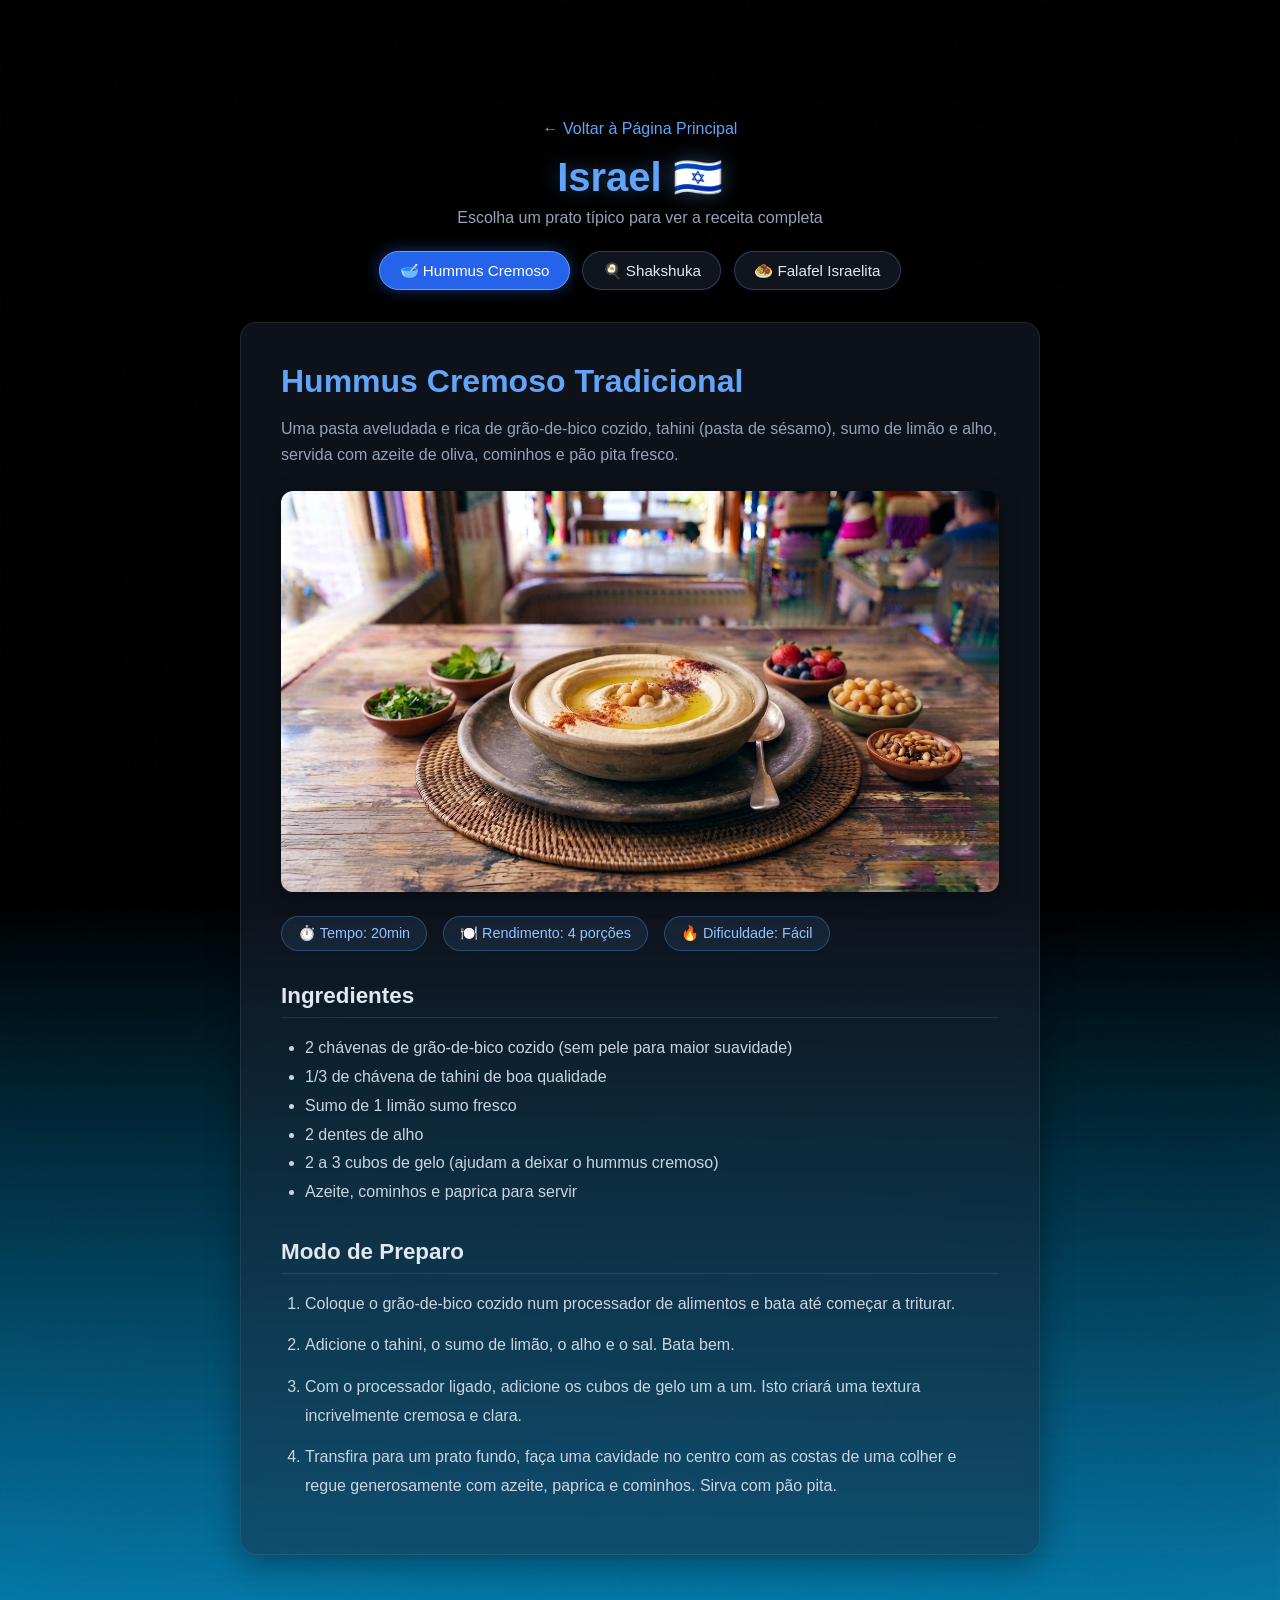
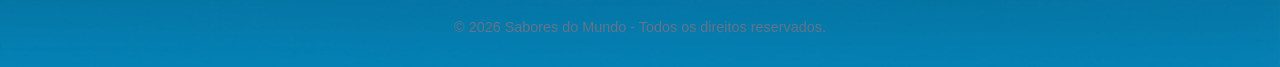
<file: israel.html>
<!DOCTYPE html>
<html lang="pt-BR">
<head>
    <meta charset="UTF-8">
    <meta name="viewport" content="width=device-width, initial-scale=1.0">
    <title>Culinária de Israel | Sabores do Mundo</title>
    <link rel="stylesheet" href="css/style.css">
    <style>
    @keyframes backgroundPan {
        0% {
            background-position: center 0%;
        }
        50% {
            background-position: center 60%; /* Sobe até 60% e para por aí */
        }
        100% {
            background-position: center 0%;
        }
    }

    body {
        background-image: url('fundo.jpeg');
        background-size: cover;
        background-repeat: no-repeat;
        background-attachment: fixed;
        animation: backgroundPan 15s ease-in-out infinite;
        color: #ffffff;
    }
</style>
</head>
<body>

    <header>
        <h1>
            <video src="marcelo.mp4" autoplay muted loop playsinline style="max-height: 80px; vertical-align: middle;"></video>
        </h1>
        <a href="index.html" class="back-link">← Voltar à Página Principal</a>
        <h1>Israel 🇮🇱</h1>
        <p class="subtitle">Escolha um prato típico para ver a receita completa</p>
        
        <nav class="dish-selector">
            <button class="dish-btn active" onclick="selectDish('hummus')">🥣 Hummus Cremoso</button>
            <button class="dish-btn" onclick="selectDish('shakshuka')">🍳 Shakshuka</button>
            <button class="dish-btn" onclick="selectDish('falafel')">🧆 Falafel Israelita</button>
        </nav>
    </header>

    <main class="recipe-container">
        <article class="recipe-card glass-panel">
            <h2 id="dishTitle">Hummus Cremoso Tradicional</h2>
            <p class="recipe-description" id="dishDescription">
                Uma pasta aveludada e rica de grão-de-bico cozido, tahini (pasta de sésamo), sumo de limão e alho, servida com azeite de oliva, cominhos e pão pita fresco.
            </p>

            <div class="recipe-image-container">
                <img id="dishImage" src="images/hummus.jpeg" alt="Prato Típico de Israel">
            </div>

            <div class="recipe-info">
                <div class="info-badge" id="dishTime">⏱️ Tempo: 20min</div>
                <div class="info-badge" id="dishPortions">🍽️ Rendimento: 4 porções</div>
                <div class="info-badge" id="dishDifficulty">🔥 Dificuldade: Fácil</div>
            </div>

            <div class="recipe-section">
                <h3>Ingredientes</h3>
                <ul class="ingredients-list" id="dishIngredients">
                    <li>2 chávenas de grão-de-bico cozido (sem pele para maior suavidade)</li>
                    <li>1/3 de chávena de tahini de boa qualidade</li>
                    <li>Sumo de 1 limão sumo fresco</li>
                    <li>2 dentes de alho</li>
                    <li>2 a 3 cubos de gelo (ajudam a deixar o hummus cremoso)</li>
                    <li>Azeite, cominhos e paprica para servir</li>
                </ul>
            </div>

            <div class="recipe-section">
                <h3>Modo de Preparo</h3>
                <ol class="instructions-list" id="dishInstructions">
                    <li>Coloque o grão-de-bico cozido num processador de alimentos e bata até começar a triturar.</li>
                    <li>Adicione o tahini, o sumo de limão, o alho e o sal. Bata bem.</li>
                    <li>Com o processador ligado, adicione os cubos de gelo um a um. Isto criará uma textura incrivelmente cremosa e clara.</li>
                    <li>Transfira para um prato fundo, faça uma cavidade no centro com as costas de uma colher e regue generosamente com azeite, paprica e cominhos. Sirva com pão pita.</li>
                </ol>
            </div>
        </article>
    </main>

    <footer>
        <p>&copy; 2026 Sabores do Mundo - Todos os direitos reservados.</p>
    </footer>

    <script>
        const recipes = {
            hummus: {
                title: "Hummus Cremoso Tradicional",
                description: "Uma pasta aveludada e rica de grão-de-bico cozido, tahini (pasta de sésamo), sumo de limão e alho, servida com azeite de oliva, cominhos e pão pita fresco.",
                image: "images/hummus.jpeg",
                time: "⏱️ Tempo: 20min",
                portions: "🍽️ Rendimento: 4 porções",
                difficulty: "🔥 Dificuldade: Fácil",
                ingredients: ["2 chávenas de grão-de-bico cozido", "1/3 chávena de tahini", "Sumo de 1 limão", "2 dentes de alho", "Cubos de gelo", "Azeite e paprica"],
                instructions: ["Triture o grão-de-bico no processador.", "Adicione o tahini, limão, alho e sal.", "Bata adicionando cubos de gelo para dar cremosidade.", "Sirva num prato com cova no centro, regado com azeite e paprica."]
            },
            shakshuka: {
                title: "Shakshuka",
                description: "Ovos escalfados num molho rico, aromático e picante de tomates maduros, cebola, pimentões e especiarias do Médio Oriente.",
                image: "images/shakshuka.jpeg",
                time: "⏱️ Tempo: 30min",
                portions: "🍽️ Rendimento: 3 a 4 porções",
                difficulty: "🔥 Dificuldade: Fácil",
                ingredients: ["4 ovos", "4 tomates maduros picados", "1 cebola e 1 pimentão vermelho picados", "2 dentes de alho", "Cominhos, paprica fumada e pimenta de Cayenne", "Salsa fresca"],
                instructions: ["Refogue a cebola, o alho e o pimentão numa frigideira.", "Adicione os tomates picados e as especiarias, cozinhando até formar um molho espesso.", "Faça pequenos buracos no molho e quebre os ovos dentro deles.", "Tampe a frigideira e cozinhe em lume brando até as claras firmarem e as gemas ficarem cremosas."]
            },
            falafel: {
                title: "Falafel Israelita",
                description: "Bolinhos crocantes e dourados de grão-de-bico fresco temperado com ervas e especiarias, servidos frequentemente em pão pita com hummus e salada.",
                image: "images/falafel-il.jpeg",
                time: "⏱️ Tempo: 30min (+ demolhar)",
                portions: "🍽️ Rendimento: 4 porções",
                difficulty: "🔥 Dificuldade: Média",
                ingredients: ["500g de grão-de-bico cru (demolhado por 24h)", "1 cebola e 3 dentes de alho", "Salsa, coentros e hortelã fresca", "Cominhos, coentro em pó e fermento", "Óleo para fritar"],
                instructions: ["Triture o grão-de-bico cru demolhado com as ervas, cebola e alho.", "Tempere com as especiarias, sal e uma pitada de fermento.", "Modele pequenas bolas ou discos achatados.", "Frite em óleo quente até ficarem bem dourados e crocantes por fora."]
            }
        };

        function selectDish(dishKey) {
            const data = recipes[dishKey];
            if (!data) return;
            document.querySelectorAll('.dish-btn').forEach(btn => btn.classList.remove('active'));
            event.target.classList.add('active');
            document.getElementById('dishTitle').innerText = data.title;
            document.getElementById('dishDescription').innerText = data.description;
            document.getElementById('dishImage').src = data.image;
            document.getElementById('dishTime').innerText = data.time;
            document.getElementById('dishPortions').innerText = data.portions;
            document.getElementById('dishDifficulty').innerText = data.difficulty;
            document.getElementById('dishIngredients').innerHTML = data.ingredients.map(i => `<li>${i}</li>`).join('');
            document.getElementById('dishInstructions').innerHTML = data.instructions.map(s => `<li>${s}</li>`).join('');
        }
    </script>
</body>
</html>
</file>
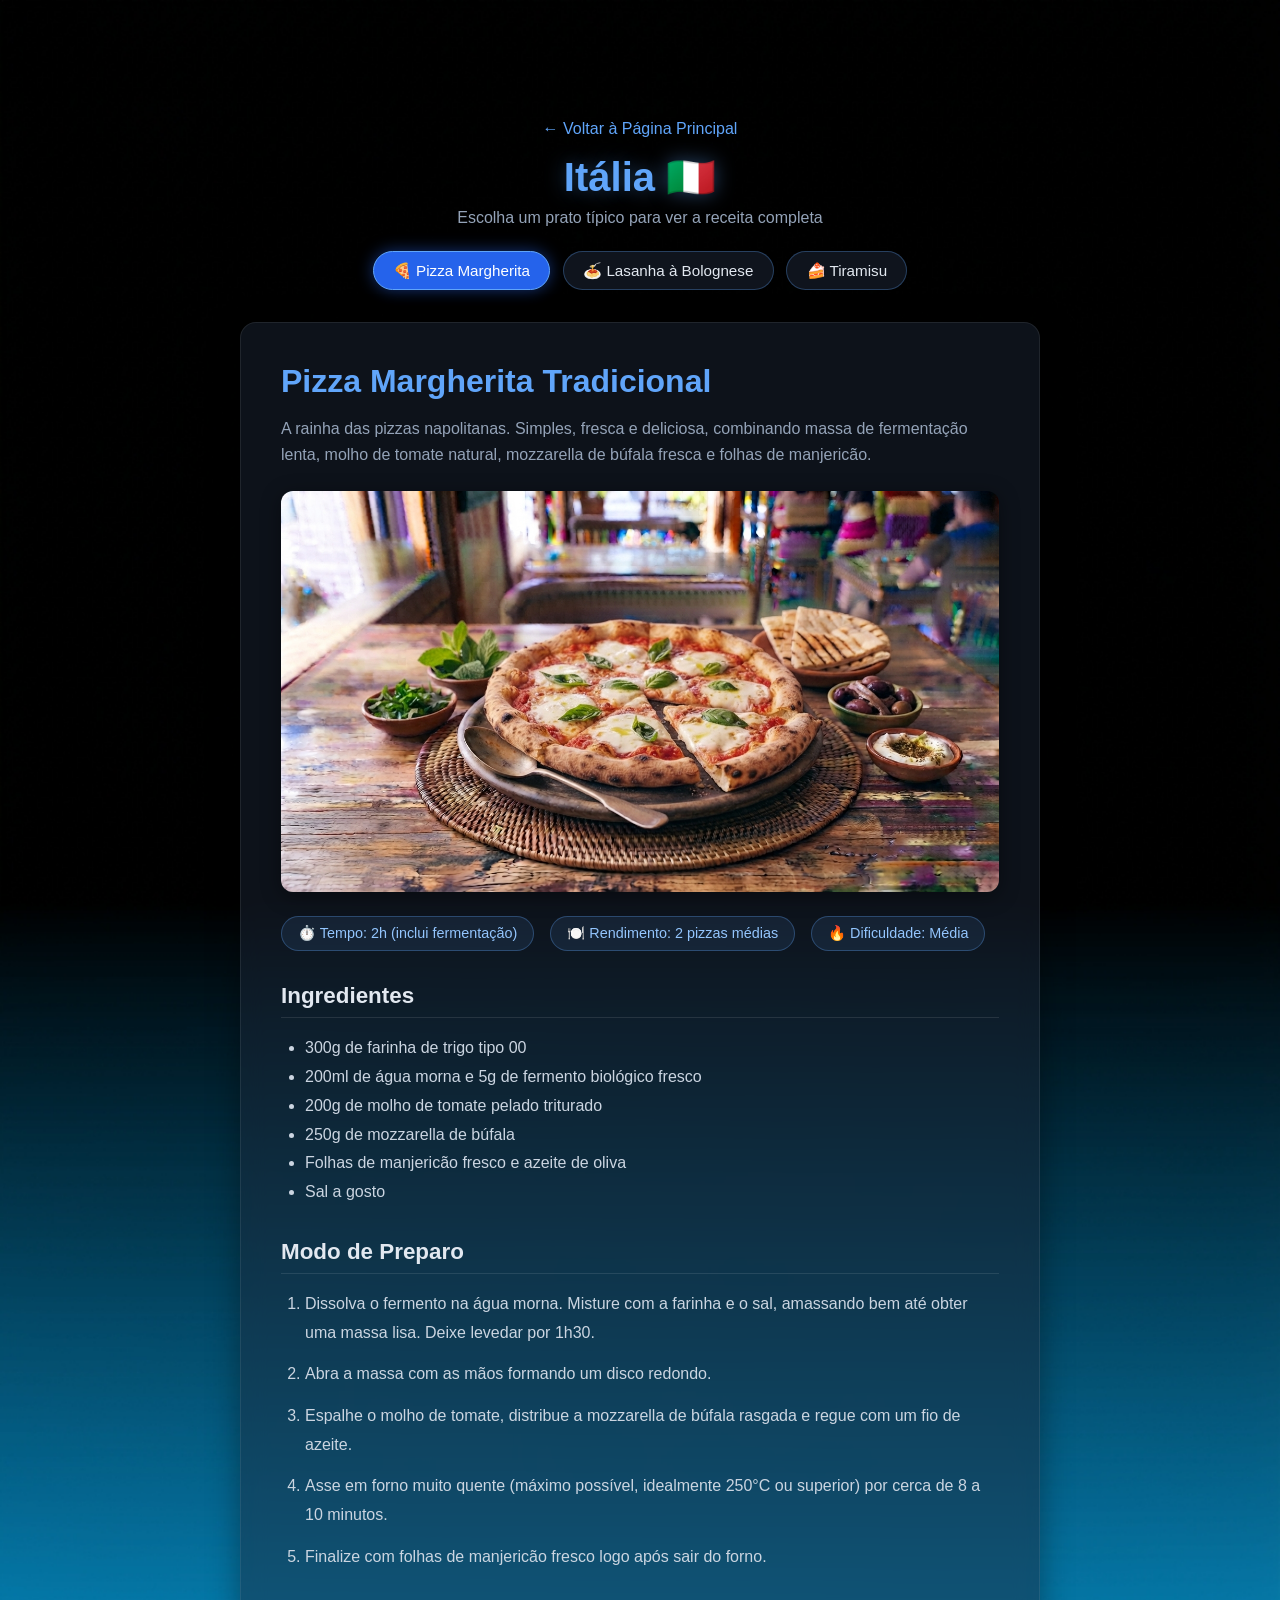
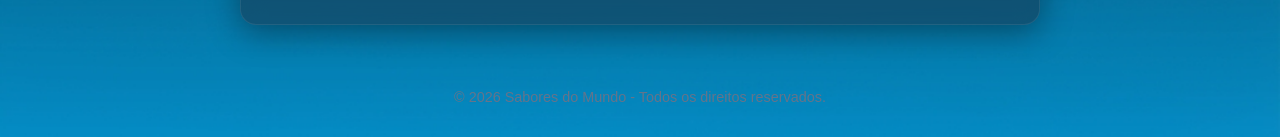
<file: italia.html>
<!DOCTYPE html>
<html lang="pt-BR">
<head>
    <meta charset="UTF-8">
    <meta name="viewport" content="width=device-width, initial-scale=1.0">
    <title>Culinária Italiana | Sabores do Mundo</title>
    <link rel="stylesheet" href="css/style.css">
    <style>
    @keyframes backgroundPan {
        0% {
            background-position: center 0%;
        }
        50% {
            background-position: center 60%; /* Sobe até 60% e para por aí */
        }
        100% {
            background-position: center 0%;
        }
    }

    body {
        background-image: url('fundo.jpeg');
        background-size: cover;
        background-repeat: no-repeat;
        background-attachment: fixed;
        animation: backgroundPan 15s ease-in-out infinite;
        color: #ffffff;
    }
</style>
</head>
<body>

    <header>
        <h1>
            <video src="marcelo.mp4" autoplay muted loop playsinline style="max-height: 80px; vertical-align: middle;"></video>
        </h1>
        <a href="index.html" class="back-link">← Voltar à Página Principal</a>
        <h1>Itália 🇮🇹</h1>
        <p class="subtitle">Escolha um prato típico para ver a receita completa</p>
        
        <nav class="dish-selector">
            <button class="dish-btn active" onclick="selectDish('pizza')">🍕 Pizza Margherita</button>
            <button class="dish-btn" onclick="selectDish('lasanha')">🍝 Lasanha à Bolognese</button>
            <button class="dish-btn" onclick="selectDish('tiramisu')">🍰 Tiramisu</button>
        </nav>
    </header>

    <main class="recipe-container">
        <article class="recipe-card glass-panel">
            <h2 id="dishTitle">Pizza Margherita Tradicional</h2>
            <p class="recipe-description" id="dishDescription">
                A rainha das pizzas napolitanas. Simples, fresca e deliciosa, combinando massa de fermentação lenta, molho de tomate natural, mozzarella de búfala fresca e folhas de manjericão.
            </p>

            <div class="recipe-image-container">
                <img id="dishImage" src="images/pizza.jpeg" alt="Prato Típico Italiano">
            </div>

            <div class="recipe-info">
                <div class="info-badge" id="dishTime">⏱️ Tempo: 2h (inclui fermentação)</div>
                <div class="info-badge" id="dishPortions">🍽️ Rendimento: 2 pizzas médias</div>
                <div class="info-badge" id="dishDifficulty">🔥 Dificuldade: Média</div>
            </div>

            <div class="recipe-section">
                <h3>Ingredientes</h3>
                <ul class="ingredients-list" id="dishIngredients">
                    <li>300g de farinha de trigo tipo 00</li>
                    <li>200ml de água morna e 5g de fermento biológico fresco</li>
                    <li>200g de molho de tomate pelado triturado</li>
                    <li>250g de mozzarella de búfala</li>
                    <li>Folhas de manjericão fresco e azeite de oliva</li>
                    <li>Sal a gosto</li>
                </ul>
            </div>

            <div class="recipe-section">
                <h3>Modo de Preparo</h3>
                <ol class="instructions-list" id="dishInstructions">
                    <li>Dissolva o fermento na água morna. Misture com a farinha e o sal, amassando bem até obter uma massa lisa. Deixe levedar por 1h30.</li>
                    <li>Abra a massa com as mãos formando um disco redondo.</li>
                    <li>Espalhe o molho de tomate, distribue a mozzarella de búfala rasgada e regue com um fio de azeite.</li>
                    <li>Asse em forno muito quente (máximo possível, idealmente 250°C ou superior) por cerca de 8 a 10 minutos.</li>
                    <li>Finalize com folhas de manjericão fresco logo após sair do forno.</li>
                </ol>
            </div>
        </article>
    </main>

    <footer>
        <p>&copy; 2026 Sabores do Mundo - Todos os direitos reservados.</p>
    </footer>

    <script>
        const recipes = {
            pizza: {
                title: "Pizza Margherita Tradicional",
                description: "A rainha das pizzas napolitanas. Simples, fresca e deliciosa, combinando massa de fermentação lenta, molho de tomate natural, mozzarella de búfala fresca e folhas de manjericão.",
                image: "images/pizza.jpeg",
                time: "⏱️ Tempo: 2h",
                portions: "🍽️ Rendimento: 2 pizzas",
                difficulty: "🔥 Dificuldade: Média",
                ingredients: ["300g de farinha de trigo", "200ml de água morna", "5g de fermento fresco", "200g de molho de tomate", "250g de mozzarella de búfala", "Manjericão e azeite"],
                instructions: ["Misture os ingredientes da massa e deixe levedar por 1h30.", "Abra o disco de massa.", "Adicione o molho de tomate e a mozzarella de búfala.", "Asse em forno bem quente por 8-10 minutos.", "Decore com manjericão fresco."]
            },
            lasanha: {
                title: "Lasanha à Bolognese",
                description: "Camadas alternadas de massa fresca, molho à bolonhesa rico em carne, molho bechamel cremoso e queijo parmesão ralado, gratinado ao forno.",
                image: "images/lasanha.jpeg",
                time: "⏱️ Tempo: 1h 30min",
                portions: "🍽️ Rendimento: 6 porções",
                difficulty: "🔥 Dificuldade: Média",
                ingredients: ["500g de massa para lasanha", "500g de carne moída", "Molho de tomate caseiro", "Molho bechamel (manteiga, farinha e leite)", "Queijo parmesão ralado"],
                instructions: ["Prepare o molho de carne e o molho bechamel.", "Em uma travessa, alterne camadas de massa, molho de carne, bechamel e queijo.", "Repita as camadas até o topo.", "Leve ao forno a 180°C por 35 minutos até gratinar."]
            },
            tiramisu: {
                title: "Tiramisu Clássico",
                description: "Sobremesa italiana de colher feita com palitos de champanhe embebidos em café espresso, creme suave de queijo mascarpone e cacau em pó.",
                image: "images/tiramisu.jpeg",
                time: "⏱️ Tempo: 30min (+ frio)",
                portions: "🍽️ Rendimento: 6 porções",
                difficulty: "🔥 Dificuldade: Fácil",
                ingredients: ["300g de queijo Mascarpone", "4 ovos (gemas e claras separadas)", "100g de açúcar", "Biscoitos champanhe", "Café espresso forte e cacau em pó"],
                instructions: ["Bata as gemas com o açúcar e misture o mascarpone. Bata as claras em neve e incorpore suavemente.", "Mergulhe os biscoitos no café espresso rapidamente.", "Monte em camadas intercalando biscoitos e o creme.", "Leve ao frigorífico por 4 horas e polvilhe cacau em pó antes de servir."]
            }
        };

        function selectDish(dishKey) {
            const data = recipes[dishKey];
            if (!data) return;
            document.querySelectorAll('.dish-btn').forEach(btn => btn.classList.remove('active'));
            event.target.classList.add('active');
            document.getElementById('dishTitle').innerText = data.title;
            document.getElementById('dishDescription').innerText = data.description;
            document.getElementById('dishImage').src = data.image;
            document.getElementById('dishTime').innerText = data.time;
            document.getElementById('dishPortions').innerText = data.portions;
            document.getElementById('dishDifficulty').innerText = data.difficulty;
            document.getElementById('dishIngredients').innerHTML = data.ingredients.map(i => `<li>${i}</li>`).join('');
            document.getElementById('dishInstructions').innerHTML = data.instructions.map(s => `<li>${s}</li>`).join('');
        }
    </script>
</body>
</html>
</file>
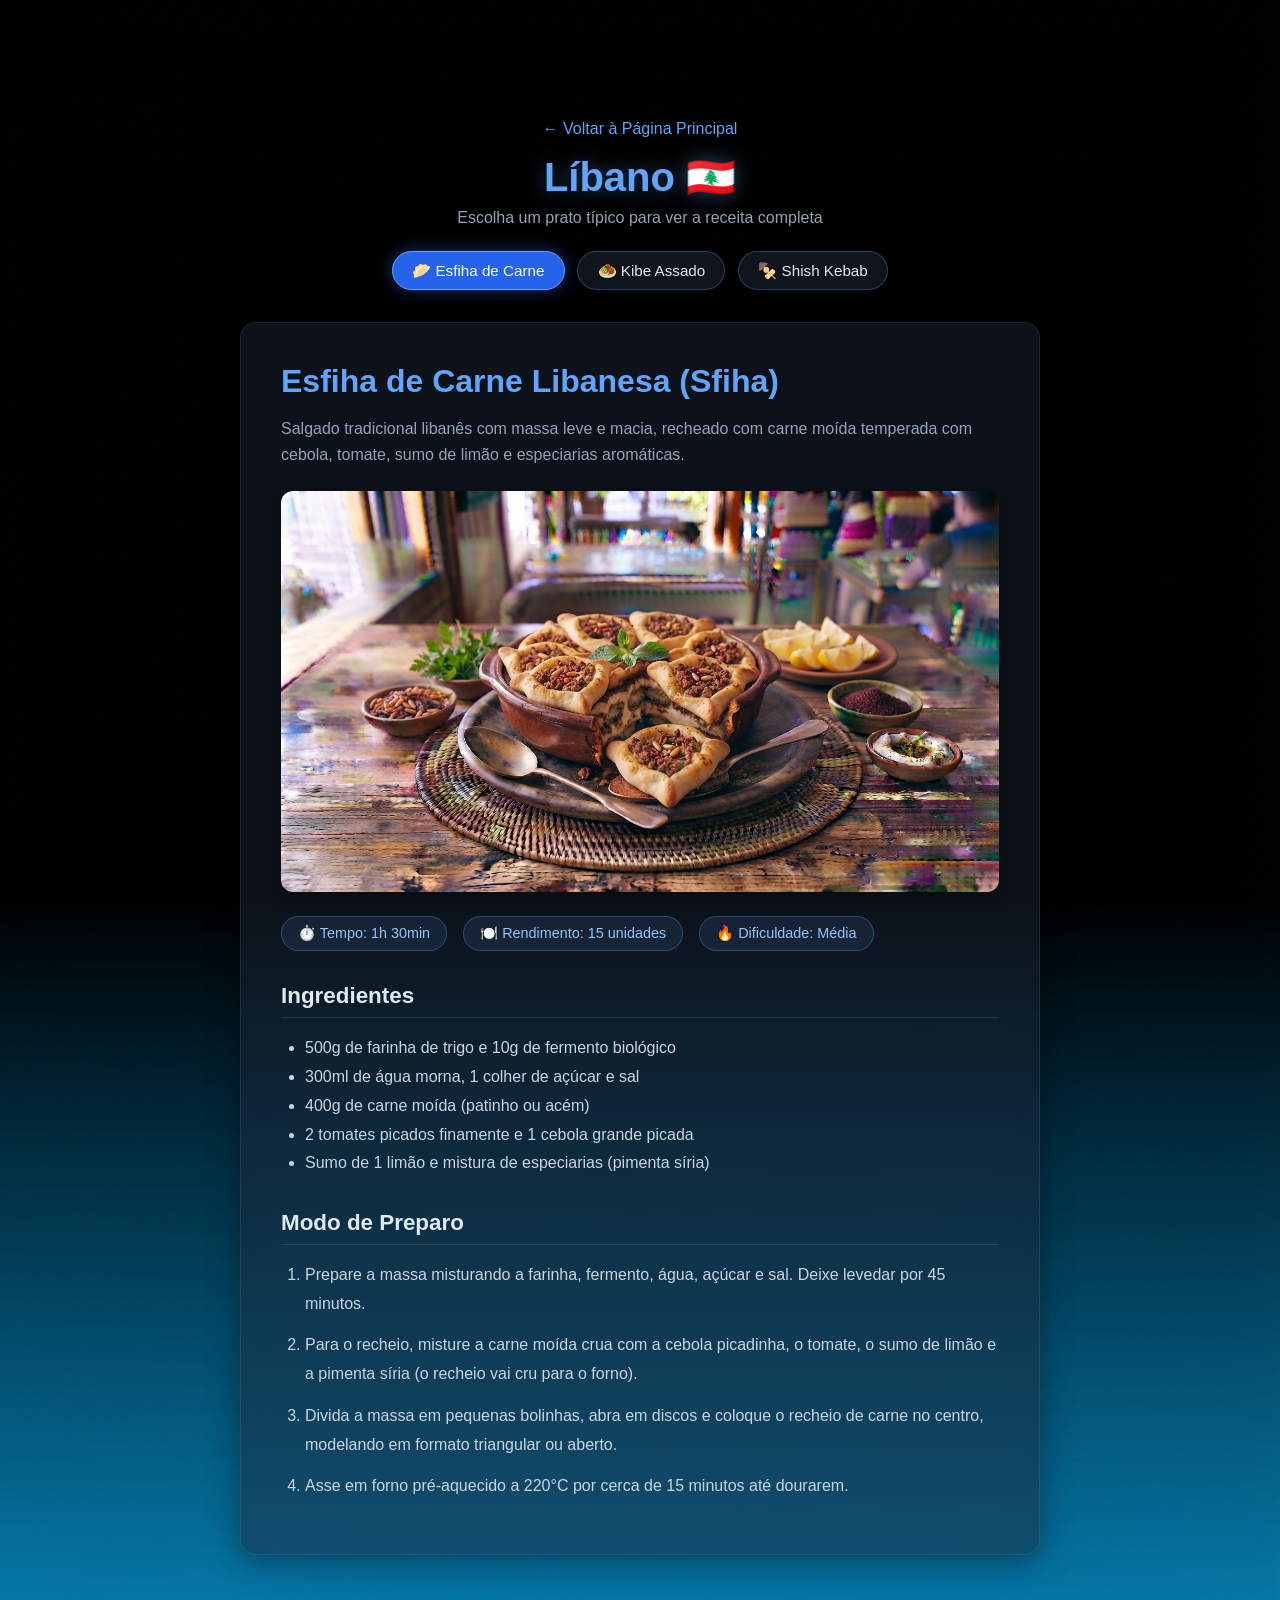
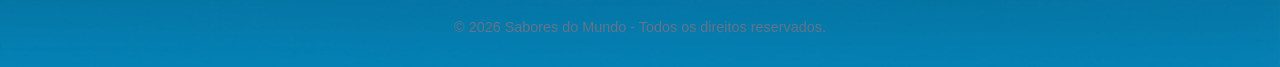
<file: libano.html>
<!DOCTYPE html>
<html lang="pt-BR">
<head>
    <meta charset="UTF-8">
    <meta name="viewport" content="width=device-width, initial-scale=1.0">
    <title>Culinária do Líbano | Sabores do Mundo</title>
    <link rel="stylesheet" href="css/style.css">
    <style>
    @keyframes backgroundPan {
        0% {
            background-position: center 0%;
        }
        50% {
            background-position: center 60%; /* Sobe até 60% e para por aí */
        }
        100% {
            background-position: center 0%;
        }
    }

    body {
        background-image: url('fundo.jpeg');
        background-size: cover;
        background-repeat: no-repeat;
        background-attachment: fixed;
        animation: backgroundPan 15s ease-in-out infinite;
        color: #ffffff;
    }
</style>
</head>
<body>

    <header>
        <h1>
            <video src="marcelo.mp4" autoplay muted loop playsinline style="max-height: 80px; vertical-align: middle;"></video>
        </h1>
        <a href="index.html" class="back-link">← Voltar à Página Principal</a>
        <h1>Líbano 🇱🇧</h1>
        <p class="subtitle">Escolha um prato típico para ver a receita completa</p>
        
        <nav class="dish-selector">
            <button class="dish-btn active" onclick="selectDish('esfiha')">🥟 Esfiha de Carne</button>
            <button class="dish-btn" onclick="selectDish('kibe')">🧆 Kibe Assado</button>
            <button class="dish-btn" onclick="selectDish('kebab')">🍢 Shish Kebab</button>
        </nav>
    </header>

    <main class="recipe-container">
        <article class="recipe-card glass-panel">
            <h2 id="dishTitle">Esfiha de Carne Libanesa (Sfiha)</h2>
            <p class="recipe-description" id="dishDescription">
                Salgado tradicional libanês com massa leve e macia, recheado com carne moída temperada com cebola, tomate, sumo de limão e especiarias aromáticas.
            </p>

            <div class="recipe-image-container">
                <img id="dishImage" src="images/esfiha.jpeg" alt="Prato Típico do Líbano">
            </div>

            <div class="recipe-info">
                <div class="info-badge" id="dishTime">⏱️ Tempo: 1h 30min</div>
                <div class="info-badge" id="dishPortions">🍽️ Rendimento: 15 unidades</div>
                <div class="info-badge" id="dishDifficulty">🔥 Dificuldade: Média</div>
            </div>

            <div class="recipe-section">
                <h3>Ingredientes</h3>
                <ul class="ingredients-list" id="dishIngredients">
                    <li>500g de farinha de trigo e 10g de fermento biológico</li>
                    <li>300ml de água morna, 1 colher de açúcar e sal</li>
                    <li>400g de carne moída (patinho ou acém)</li>
                    <li>2 tomates picados finamente e 1 cebola grande picada</li>
                    <li>Sumo de 1 limão e mistura de especiarias (pimenta síria)</li>
                </ul>
            </div>

            <div class="recipe-section">
                <h3>Modo de Preparo</h3>
                <ol class="instructions-list" id="dishInstructions">
                    <li>Prepare a massa misturando a farinha, fermento, água, açúcar e sal. Deixe levedar por 45 minutos.</li>
                    <li>Para o recheio, misture a carne moída crua com a cebola picadinha, o tomate, o sumo de limão e a pimenta síria (o recheio vai cru para o forno).</li>
                    <li>Divida a massa em pequenas bolinhas, abra em discos e coloque o recheio de carne no centro, modelando em formato triangular ou aberto.</li>
                    <li>Asse em forno pré-aquecido a 220°C por cerca de 15 minutos até dourarem.</li>
                </ol>
            </div>
        </article>
    </main>

    <footer>
        <p>&copy; 2026 Sabores do Mundo - Todos os direitos reservados.</p>
    </footer>

    <script>
        const recipes = {
            esfiha: {
                title: "Esfiha de Carne Libanesa (Sfiha)",
                description: "Salgado tradicional libanês com massa leve e macia, recheado com carne moída temperada com cebola, tomate, sumo de limão e especiarias aromáticas.",
                image: "images/esfiha.jpeg",
                time: "⏱️ Tempo: 1h 30min",
                portions: "🍽️ Rendimento: 15 unidades",
                difficulty: "🔥 Dificuldade: Média",
                ingredients: ["500g de farinha de trigo", "Fermento biológico e água", "400g de carne moída crua", "Tomate e cebola picados", "Sumo de limão e pimenta síria"],
                instructions: ["Faça a massa e deixe levedar.", "Misture a carne crua com os vegetais picados, limão e pimenta síria.", "Abra pequenos discos de massa, recheie com a carne.", "Asse em forno quente (220°C) por 15 minutos."]
            },
            kibe: {
                title: "Kibe Assado (Kibbeh bil Sanayeh)",
                description: "Camadas de massa de trigo para kibe e carne moída temperada, recheadas com carne, cebola, pinhões e assadas no forno com azeite.",
                image: "images/kibe.jpeg",
                time: "⏱️ Tempo: 1h",
                portions: "🍽️ Rendimento: 6 porções",
                difficulty: "🔥 Dificuldade: Média",
                ingredients: ["500g de trigo para kibe demolhado", "500g de carne moída", "Cebola picada e folhas de hortelã fresca", "Pimenta síria e canela em pó", "Azeite de oliva"],
                instructions: ["Misture metade da carne com o trigo demolhado, cebola e hortelã para formar a massa.", "Faça o refogado da outra metade da carne com cebola e especiarias para o recheio.", "Espalhe metade da massa numa assadeira untada, adicione o recheio e cubra com o restante da massa.", "Faça cortes em losangos por cima, regue com azeite e asse a 190°C por 40 minutos."]
            },
            kebab: {
                title: "Shish Kebab de Cordeiro ou Carne",
                description: "Espetadas de carne picada ou em cubos bem temperada com ervas e especiarias do Médio Oriente, grelhadas na brasa ou chapa.",
                image: "images/kebab.jpeg",
                time: "⏱️ Tempo: 35min",
                portions: "🍽️ Rendimento: 4 porções",
                difficulty: "🔥 Dificuldade: Fácil",
                ingredients: ["500g de carne de cordero ou bovina picada", "1 cebola ralada e 2 dentes de alho", "Salsa e hortelã picadas", "Cominhos, pimenta síria e sal", "Espetos de madeira ou metal"],
                instructions: ["Misture a carne com a cebola escorrida, alho, ervas e especiarias.", "Molde a carne em formato de chouriço ao longo dos espetos.", "Grelhe na brasa ou frigideira bem quente virando de todos os lados até dourar.", "Sirva com pão pita, molho de iogurte e salada."]
            }
        };

        function selectDish(dishKey) {
            const data = recipes[dishKey];
            if (!data) return;
            document.querySelectorAll('.dish-btn').forEach(btn => btn.classList.remove('active'));
            event.target.classList.add('active');
            document.getElementById('dishTitle').innerText = data.title;
            document.getElementById('dishDescription').innerText = data.description;
            document.getElementById('dishImage').src = data.image;
            document.getElementById('dishTime').innerText = data.time;
            document.getElementById('dishPortions').innerText = data.portions;
            document.getElementById('dishDifficulty').innerText = data.difficulty;
            document.getElementById('dishIngredients').innerHTML = data.ingredients.map(i => `<li>${i}</li>`).join('');
            document.getElementById('dishInstructions').innerHTML = data.instructions.map(s => `<li>${s}</li>`).join('');
        }
    </script>
</body>
</html>
</file>
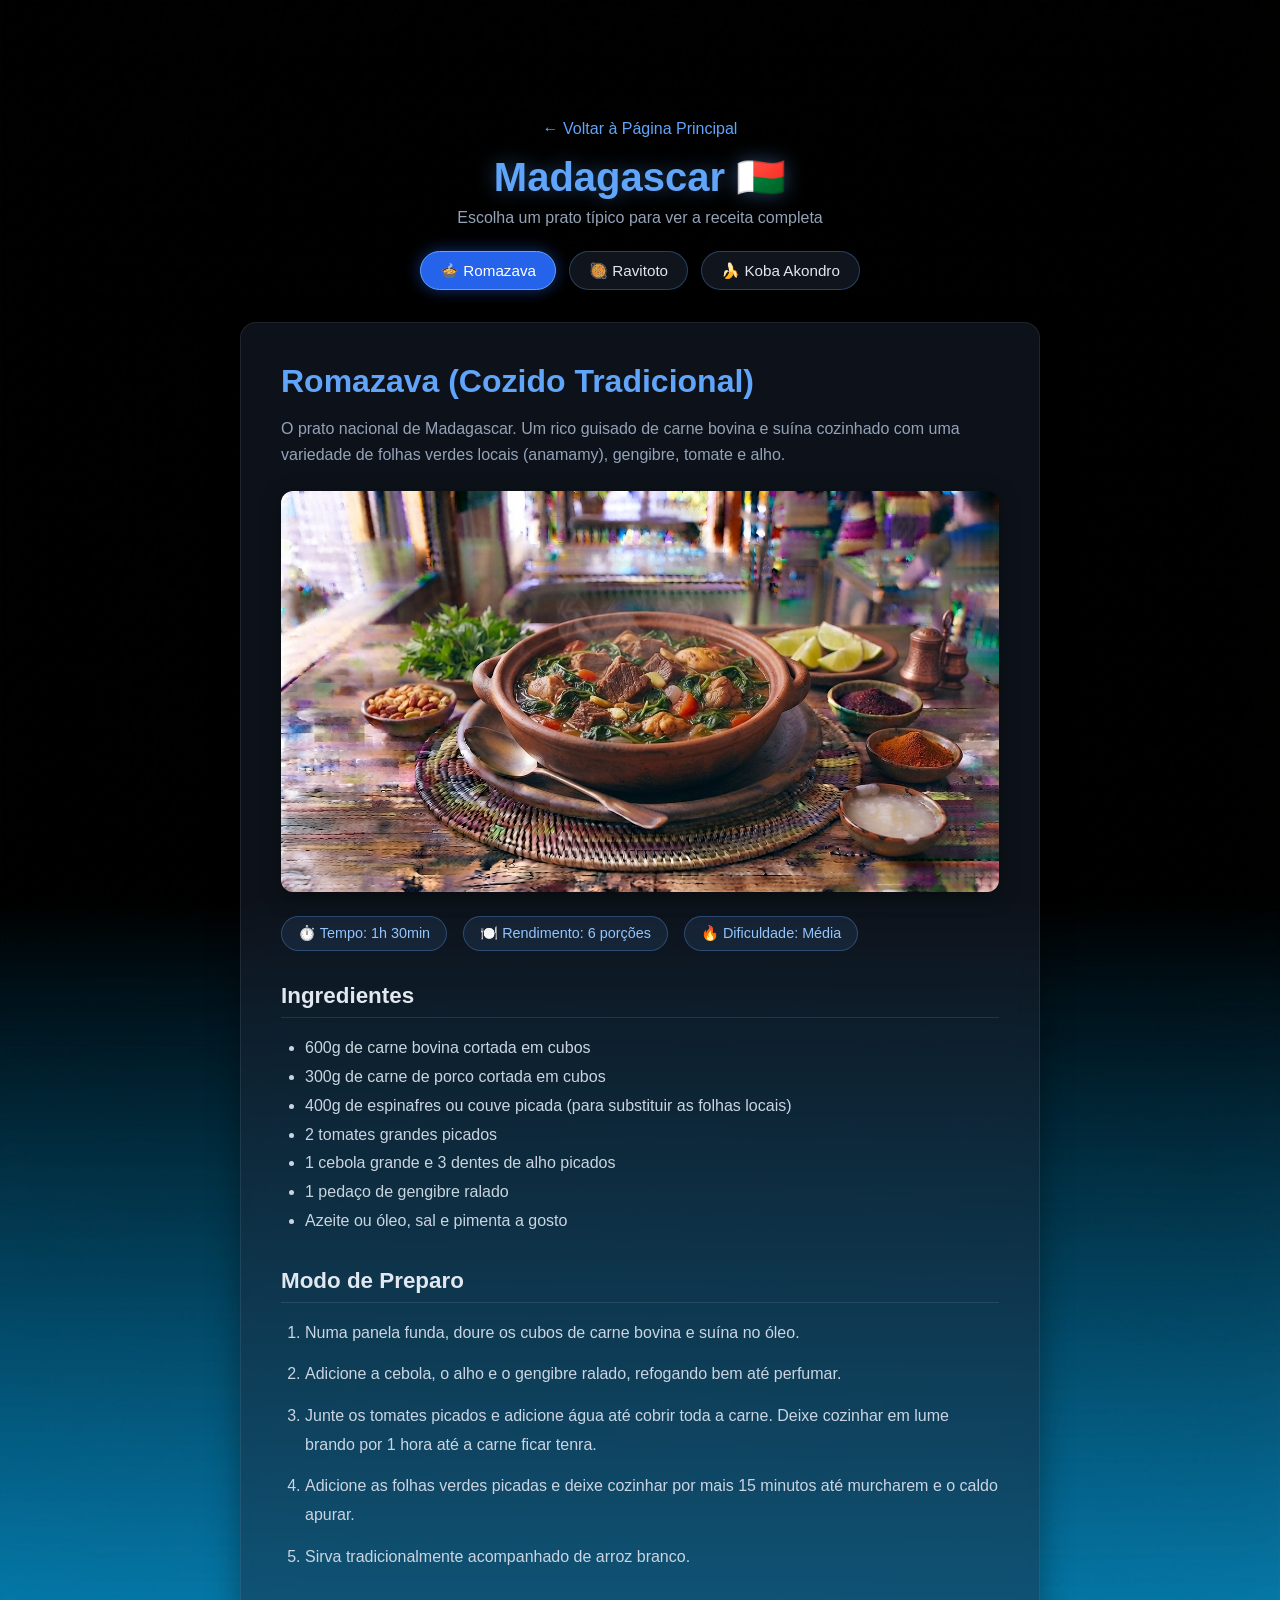
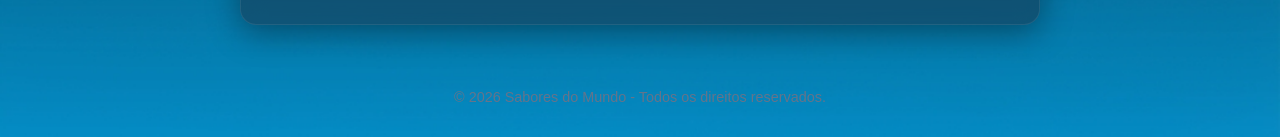
<file: madagascar.html>
<!DOCTYPE html>
<html lang="pt-BR">
<head>
    <meta charset="UTF-8">
    <meta name="viewport" content="width=device-width, initial-scale=1.0">
    <title>Culinária de Madagascar | Sabores do Mundo</title>
    <link rel="stylesheet" href="css/style.css">
    <style>
    @keyframes backgroundPan {
        0% {
            background-position: center 0%;
        }
        50% {
            background-position: center 60%; /* Sobe até 60% e para por aí */
        }
        100% {
            background-position: center 0%;
        }
    }

    body {
        background-image: url('fundo.jpeg');
        background-size: cover;
        background-repeat: no-repeat;
        background-attachment: fixed;
        animation: backgroundPan 15s ease-in-out infinite;
        color: #ffffff;
    }
</style>
</head>
<body>

    <header>
        <h1>
            <video src="marcelo.mp4" autoplay muted loop playsinline style="max-height: 80px; vertical-align: middle;"></video>
        </h1>
        <a href="index.html" class="back-link">← Voltar à Página Principal</a>
        <h1>Madagascar 🇲🇬</h1>
        <p class="subtitle">Escolha um prato típico para ver a receita completa</p>
        
        <nav class="dish-selector">
            <button class="dish-btn active" onclick="selectDish('romazava')">🍲 Romazava</button>
            <button class="dish-btn" onclick="selectDish('ravitoto')">🥘 Ravitoto</button>
            <button class="dish-btn" onclick="selectDish('koba')">🍌 Koba Akondro</button>
        </nav>
    </header>

    <main class="recipe-container">
        <article class="recipe-card glass-panel">
            <h2 id="dishTitle">Romazava (Cozido Tradicional)</h2>
            <p class="recipe-description" id="dishDescription">
                O prato nacional de Madagascar. Um rico guisado de carne bovina e suína cozinhado com uma variedade de folhas verdes locais (anamamy), gengibre, tomate e alho.
            </p>

            <div class="recipe-image-container">
                <img id="dishImage" src="images/romazava.jpeg" alt="Prato Típico de Madagascar">
            </div>

            <div class="recipe-info">
                <div class="info-badge" id="dishTime">⏱️ Tempo: 1h 30min</div>
                <div class="info-badge" id="dishPortions">🍽️ Rendimento: 6 porções</div>
                <div class="info-badge" id="dishDifficulty">🔥 Dificuldade: Média</div>
            </div>

            <div class="recipe-section">
                <h3>Ingredientes</h3>
                <ul class="ingredients-list" id="dishIngredients">
                    <li>600g de carne bovina cortada em cubos</li>
                    <li>300g de carne de porco cortada em cubos</li>
                    <li>400g de espinafres ou couve picada (para substituir as folhas locais)</li>
                    <li>2 tomates grandes picados</li>
                    <li>1 cebola grande e 3 dentes de alho picados</li>
                    <li>1 pedaço de gengibre ralado</li>
                    <li>Azeite ou óleo, sal e pimenta a gosto</li>
                </ul>
            </div>

            <div class="recipe-section">
                <h3>Modo de Preparo</h3>
                <ol class="instructions-list" id="dishInstructions">
                    <li>Numa panela funda, doure os cubos de carne bovina e suína no óleo.</li>
                    <li>Adicione a cebola, o alho e o gengibre ralado, refogando bem até perfumar.</li>
                    <li>Junte os tomates picados e adicione água até cobrir toda a carne. Deixe cozinhar em lume brando por 1 hora até a carne ficar tenra.</li>
                    <li>Adicione as folhas verdes picadas e deixe cozinhar por mais 15 minutos até murcharem e o caldo apurar.</li>
                    <li>Sirva tradicionalmente acompanhado de arroz branco.</li>
                </ol>
            </div>
        </article>
    </main>

    <footer>
        <p>&copy; 2026 Sabores do Mundo - Todos os direitos reservados.</p>
    </footer>

    <script>
        const recipes = {
            romazava: {
                title: "Romazava (Cozido Tradicional)",
                description: "O prato nacional de Madagascar. Um rico guisado de carne bovina e suína cozinhado com uma variedade de folhas verdes locais (anamamy), gengibre, tomate e alho.",
                image: "images/romazava.jpeg",
                time: "⏱️ Tempo: 1h 30min",
                portions: "🍽️ Rendimento: 6 porções",
                difficulty: "🔥 Dificuldade: Média",
                ingredients: ["600g de carne bovina", "300g de carne de porco", "400g de espinafres ou couve", "2 tomates picados", "Cebola, alho e gengibre", "Sal, pimenta e óleo"],
                instructions: ["Doure as carnes no óleo.", "Adicione a cebola, o alho e o gengibre.", "Junte os tomates e cubra com água, cozinhando por 1 hora.", "Adicione as folhas verdes e cozinhe por mais 15 minutos.", "Sirva com arroz branco."]
            },
            ravitoto: {
                title: "Ravitoto com Carne de Porco",
                description: "Prato emblemático malagaxe feito com folhas de mandioca doces trituradas até formarem uma pasta e cozinhadas lentamente com carne de porco suculenta.",
                image: "images/ravitoto.jpeg",
                time: "⏱️ Tempo: 1h 45min",
                portions: "🍽️ Rendimento: 4 a 6 porções",
                difficulty: "🔥 Dificuldade: Média",
                ingredients: ["500g de folhas de mandioca trituradas", "600g de carne de porco (com alguma gordura)", "1 cebola e 2 dentes de alho picados", "2 colheres de óleo vegetal", "Sal a gosto"],
                instructions: ["Numa panela, frite os pedaços de porco até ficarem bem dourados.", "Junte a cebola e o alho picados.", "Adicione as folhas de mandioca trituradas e cubra com água.", "Deixe cozinhar em fogo baixo por cerca de 1h30 até a água evaporar e a mistura ficar cremosa.", "Sirva quente com arroz."]
            },
            koba: {
                title: "Koba Akondro (Bolo de Banana)",
                description: "Uma sobremesa tradicional de rua malagaxe feita de puré de banana, amendoim torrado moído e farinha de arroz, embrulhada em folhas de bananeira e cozida no vapor.",
                image: "images/koba.jpeg",
                time: "⏱️ Tempo: 1h",
                portions: "🍽️ Rendimento: 8 porções",
                difficulty: "🔥 Dificuldade: Fácil",
                ingredients: ["4 bananas maduras esmagadas", "200g de amendoim torrado e moído", "150g de farinha de arroz", "100g de açúcar de cana", "Folhas de bananeira ou papel vegetal para embrulhar"],
                instructions: ["Misture o puré de banana com o açúcar e a farinha de arroz até formar uma massa.", "Abra a folha de bananeira (ou papel vegetal), espalhe uma camada da massa e recheie o centro com o amendoim moído.", "Enrole firmemente como um cilindro e ate as pontas.", "Cozinhe no vapor por 45 minutos. Deixe arrefecer, corte em fatias e sirva."]
            }
        };

        function selectDish(dishKey) {
            const data = recipes[dishKey];
            if (!data) return;
            document.querySelectorAll('.dish-btn').forEach(btn => btn.classList.remove('active'));
            event.target.classList.add('active');
            document.getElementById('dishTitle').innerText = data.title;
            document.getElementById('dishDescription').innerText = data.description;
            document.getElementById('dishImage').src = data.image;
            document.getElementById('dishTime').innerText = data.time;
            document.getElementById('dishPortions').innerText = data.portions;
            document.getElementById('dishDifficulty').innerText = data.difficulty;
            document.getElementById('dishIngredients').innerHTML = data.ingredients.map(i => `<li>${i}</li>`).join('');
            document.getElementById('dishInstructions').innerHTML = data.instructions.map(s => `<li>${s}</li>`).join('');
        }
    </script>
</body>
</html>
</file>
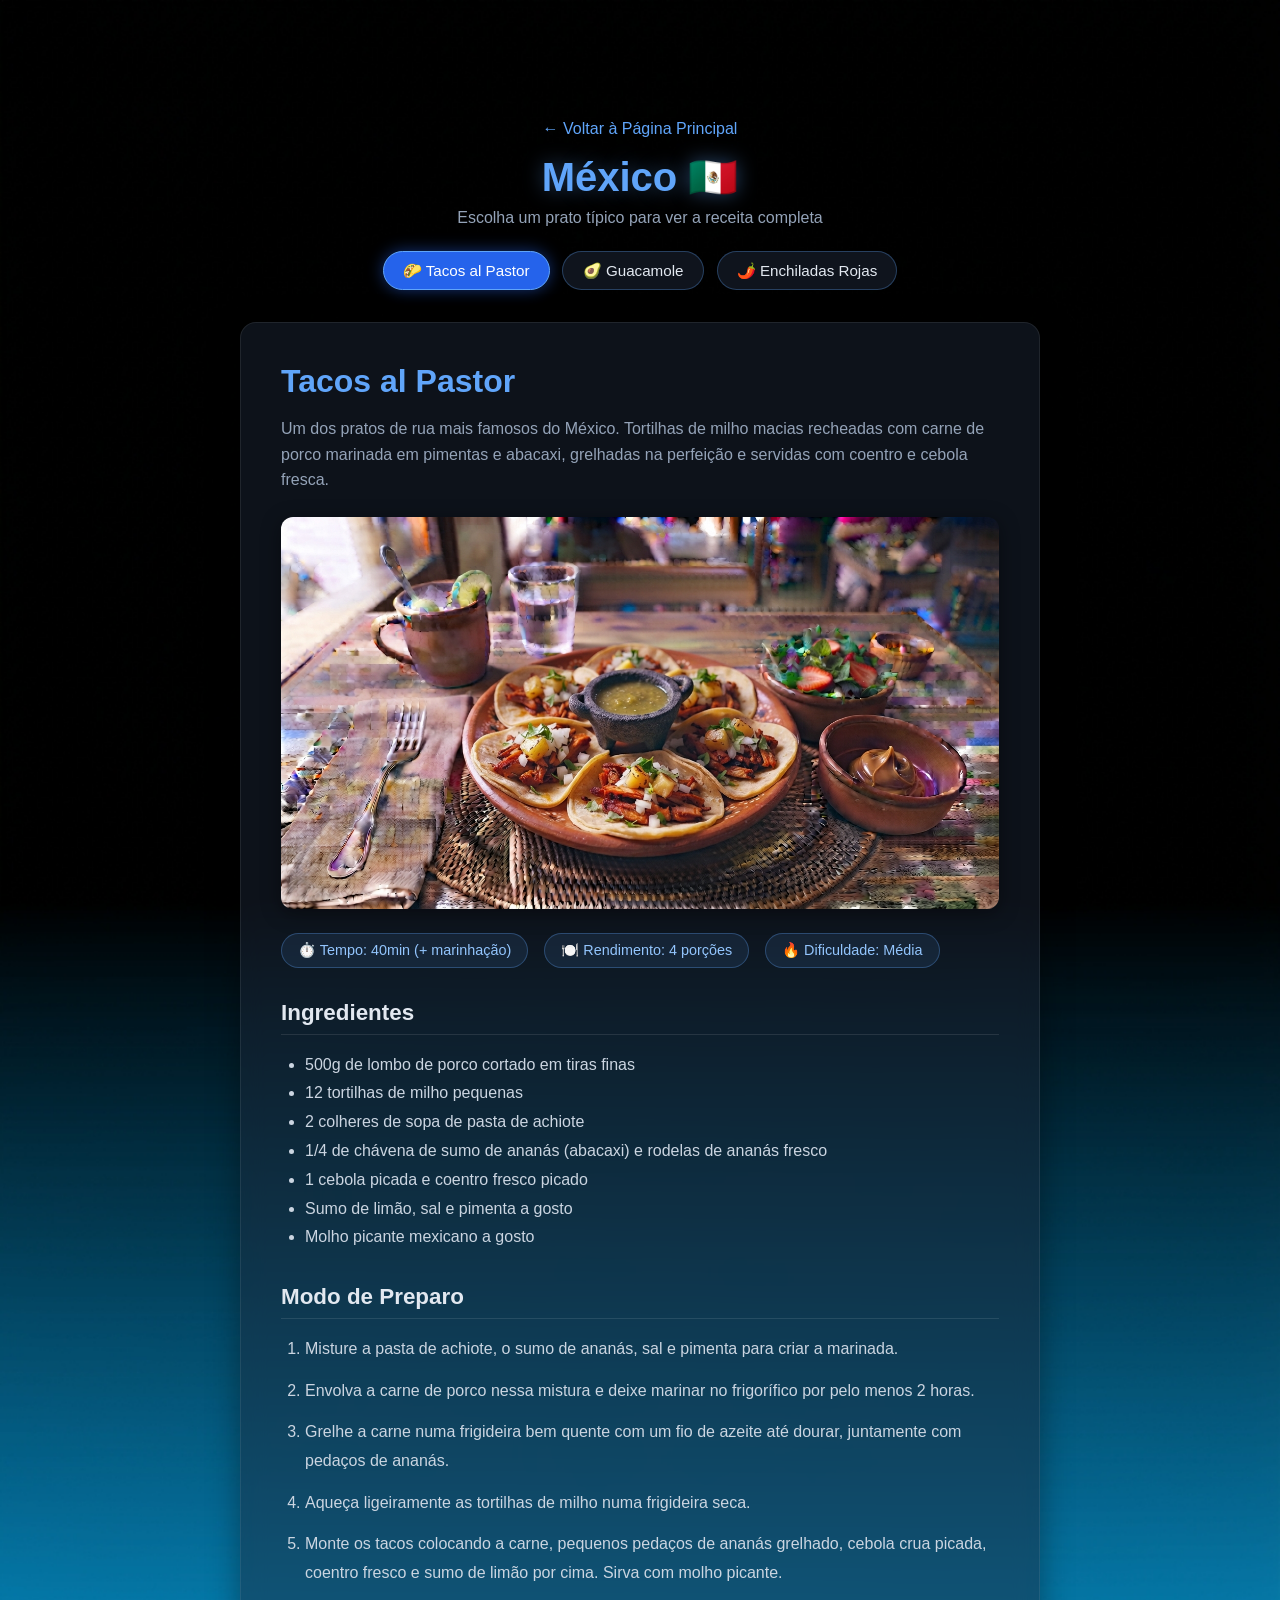
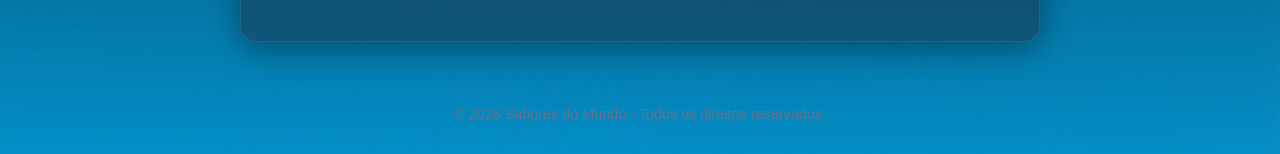
<file: mexico.html>
<!DOCTYPE html>
<html lang="pt-BR">
<head>
    <meta charset="UTF-8">
    <meta name="viewport" content="width=device-width, initial-scale=1.0">
    <title>Culinária Mexicana | Sabores do Mundo</title>
    <link rel="stylesheet" href="css/style.css">
    <style>
    @keyframes backgroundPan {
        0% {
            background-position: center 0%;
        }
        50% {
            background-position: center 60%; /* Sobe até 60% e para por aí */
        }
        100% {
            background-position: center 0%;
        }
    }

    body {
        background-image: url('fundo.jpeg');
        background-size: cover;
        background-repeat: no-repeat;
        background-attachment: fixed;
        animation: backgroundPan 15s ease-in-out infinite;
        color: #ffffff;
    }
</style>
</head>
<body>

    <header>
        <h1>
            <video src="marcelo.mp4" autoplay muted loop playsinline style="max-height: 80px; vertical-align: middle;"></video>
        </h1>
        <a href="index.html" class="back-link">← Voltar à Página Principal</a>
        <h1>México 🇲🇽</h1>
        <p class="subtitle">Escolha um prato típico para ver a receita completa</p>
        
        <!-- Menu de Seleção de Pratos -->
        <nav class="dish-selector">
            <button class="dish-btn active" onclick="selectDish('tacos')">🌮 Tacos al Pastor</button>
            <button class="dish-btn" onclick="selectDish('guacamole')">🥑 Guacamole</button>
            <button class="dish-btn" onclick="selectDish('enchiladas')">🌶️ Enchiladas Rojas</button>
        </nav>
    </header>

    <main class="recipe-container">
        <!-- Cartão Principal da Receita com Efeito Glass -->
        <article class="recipe-card glass-panel">
            <h2 id="dishTitle">Tacos al Pastor</h2>
            <p class="recipe-description" id="dishDescription">
                Um dos pratos de rua mais famosos do México. Tortilhas de milho macias recheadas com carne de porco marinada em pimentas e abacaxi, grelhadas na perfeição e servidas com coentro e cebola fresca.
            </p>

            <!-- Imagem do Prato -->
            <div class="recipe-image-container">
                <img id="dishImage" src="images/tacos.jpeg" alt="Prato Típico Mexicano">
            </div>

            <div class="recipe-info">
                <div class="info-badge" id="dishTime">⏱️ Tempo: 40min (+ marinhação)</div>
                <div class="info-badge" id="dishPortions">🍽️ Rendimento: 4 porções</div>
                <div class="info-badge" id="dishDifficulty">🔥 Dificuldade: Média</div>
            </div>

            <div class="recipe-section">
                <h3>Ingredientes</h3>
                <ul class="ingredients-list" id="dishIngredients">
                    <li>500g de lombo de porco cortado em tiras finas</li>
                    <li>12 tortilhas de milho pequenas</li>
                    <li>2 colheres de sopa de pasta de achiote</li>
                    <li>1/4 de chávena de sumo de ananás (abacaxi) e rodelas de ananás fresco</li>
                    <li>1 cebola picada e coentro fresco picado</li>
                    <li>Sumo de limão, sal e pimenta a gosto</li>
                    <li>Molho picante mexicano a gosto</li>
                </ul>
            </div>

            <div class="recipe-section">
                <h3>Modo de Preparo</h3>
                <ol class="instructions-list" id="dishInstructions">
                    <li>Misture a pasta de achiote, o sumo de ananás, sal e pimenta para criar a marinada.</li>
                    <li>Envolva a carne de porco nessa mistura e deixe marinar no frigorífico por pelo menos 2 horas.</li>
                    <li>Grelhe a carne numa frigideira bem quente com um fio de azeite até dourar, juntamente com pedaços de ananás.</li>
                    <li>Aqueça ligeiramente as tortilhas de milho numa frigideira seca.</li>
                    <li>Monte os tacos colocando a carne, pequenos pedaços de ananás grelhado, cebola crua picada, coentro fresco e sumo de limão por cima. Sirva com molho picante.</li>
                </ol>
            </div>
        </article>
    </main>

    <footer>
        <p>&copy; 2026 Sabores do Mundo - Todos os direitos reservados.</p>
    </footer>

    <!-- Script de Troca de Pratos Mexicanos -->
    <script>
        const recipes = {
            tacos: {
                title: "Tacos al Pastor",
                description: "Um dos pratos de rua mais famosos do México. Tortilhas de milho macias recheadas com carne de porco marinada em pimentas e abacaxi, grelhadas na perfeição e servidas com coentro e cebola fresca.",
                image: "images/tacos.jpeg",
                time: "⏱️ Tempo: 40min (+ marinhação)",
                portions: "🍽️ Rendimento: 4 porções",
                difficulty: "🔥 Dificuldade: Média",
                ingredients: [
                    "500g de lombo de porco cortado em tiras finas",
                    "12 tortilhas de milho pequenas",
                    "2 colheres de sopa de pasta de achiote",
                    "1/4 de chávena de sumo de ananás (abacaxi) e rodelas de ananás fresco",
                    "1 cebola picada e coentro fresco picado",
                    "Sumo de limão, sal e pimenta a gosto",
                    "Molho picante mexicano a gosto"
                ],
                instructions: [
                    "Misture a pasta de achiote, o sumo de ananás, sal e pimenta para criar a marinada.",
                    "Envolva a carne de porco nessa mistura e deixe marinar no frigorífico por pelo menos 2 horas.",
                    "Grelhe a carne numa frigideira bem quente com um fio de azeite até dourar, juntamente com pedaços de ananás.",
                    "Aqueça ligeiramente as tortilhas de milho numa frigideira seca.",
                    "Monte os tacos colocando a carne, pequenos pedaços de ananás grelhado, cebola crua picada, coentro fresco e sumo de limão por cima. Sirva com molho picante."
                ]
            },
            guacamole: {
                title: "Guacamole Tradicional",
                description: "O molho e aperitivo mais emblemático do México, feito à base de abacate fresco esmagado com sumo de limão, cebola, tomate, coentros e um toque de pimenta chili.",
                image: "images/guacamole.jpeg",
                time: "⏱️ Tempo: 15min",
                portions: "🍽️ Rendimento: 4 porções",
                difficulty: "🔥 Dificuldade: Muito Fácil",
                ingredients: [
                    "3 abacates maduros mas firmes",
                    "1 tomate médio sem sementes cortado em cubos pequenos",
                    "1/2 cebola roxa picada finamente",
                    "Coentro fresco picado a gosto",
                    "Sumo de 1 limão limão/lima fresco",
                    "1 pimenta jalapeño sem sementes bem picada (opcional)",
                    "Sal a gosto"
                ],
                instructions: [
                    "Corte os abacates ao meio, retire o caroço e coloque a polpa numa tigela funda.",
                    "Com um garfo, esmague o abacate grosseiramente (deixando alguns pedaços para ter textura).",
                    "Adicione imediatamente o sumo de limão para evitar que o abacate oxide e escureça.",
                    "Junte a cebola roxa, o tomate em cubos, o coentro e a pimenta jalapeño.",
                    "Tempere com sal a gosto, envolva tudo delicadamente e sirva fresco acompanhado de totopos (nachos de milho)."
                ]
            },
            enchiladas: {
                title: "Enchiladas Rojas",
                description: "Tortilhas de milho recheadas com frango desfiado, enroladas, cobertas com um rico molho de tomate e pimenta vermelha, e gratinadas com queijo no forno.",
                image: "images/enchiladas.jpeg",
                time: "⏱️ Tempo: 45min",
                portions: "🍽️ Rendimento: 4 porções",
                difficulty: "🔥 Dificuldade: Média",
                ingredients: [
                    "8 tortilhas de milho",
                    "2 peitos de frango cozidos e desfiados",
                    "2 chávenas de molho vermelho para enchiladas (molho de tomate temperado com pimenta chili)",
                    "150g de queijo ralado (tipo cheddar ou mozzarella)",
                    "1 cebola picada e natas azedas (sour cream) para decorar",
                    "Óleo vegetal para passar as tortilhas"
                ],
                instructions: [
                    "Pré-aqueça o forno a 180°C.",
                    "Passe levemente cada tortilha de milho por uma frigideira com um pouco de óleo quente apenas para amolecerem (sem ficarem crocantes).",
                    "Recheie cada tortilha com o frango desfiado, enrole-as como charutos e coloque-as lado a lado numa travessa de ir ao forno.",
                    "Despeje o molho vermelho de enchiladas generosamente por cima das tortilhas enroladas.",
                    "Polvilhe o queijo ralado por cima e leve ao forno por 15 minutos até o queijo derreter e dourar. Sirva decorado com natas azedas e coentro."
                ]
            }
        };

        function selectDish(dishKey) {
            const data = recipes[dishKey];
            if (!data) return;

            // Atualiza os botões ativos
            document.querySelectorAll('.dish-btn').forEach(btn => btn.classList.remove('active'));
            event.target.classList.add('active');

            // Atualiza o conteúdo da página
            document.getElementById('dishTitle').innerText = data.title;
            document.getElementById('dishDescription').innerText = data.description;
            document.getElementById('dishImage').src = data.image;
            document.getElementById('dishTime').innerText = data.time;
            document.getElementById('dishPortions').innerText = data.portions;
            document.getElementById('dishDifficulty').innerText = data.difficulty;

            // Atualiza Lista de Ingredientes
            const ingList = document.getElementById('dishIngredients');
            ingList.innerHTML = data.ingredients.map(item => `<li>${item}</li>`).join('');

            // Atualiza Lista de Modo de Preparo
            const instList = document.getElementById('dishInstructions');
            instList.innerHTML = data.instructions.map(step => `<li>${step}</li>`).join('');
        }
    </script>

</body>
</html>
</file>
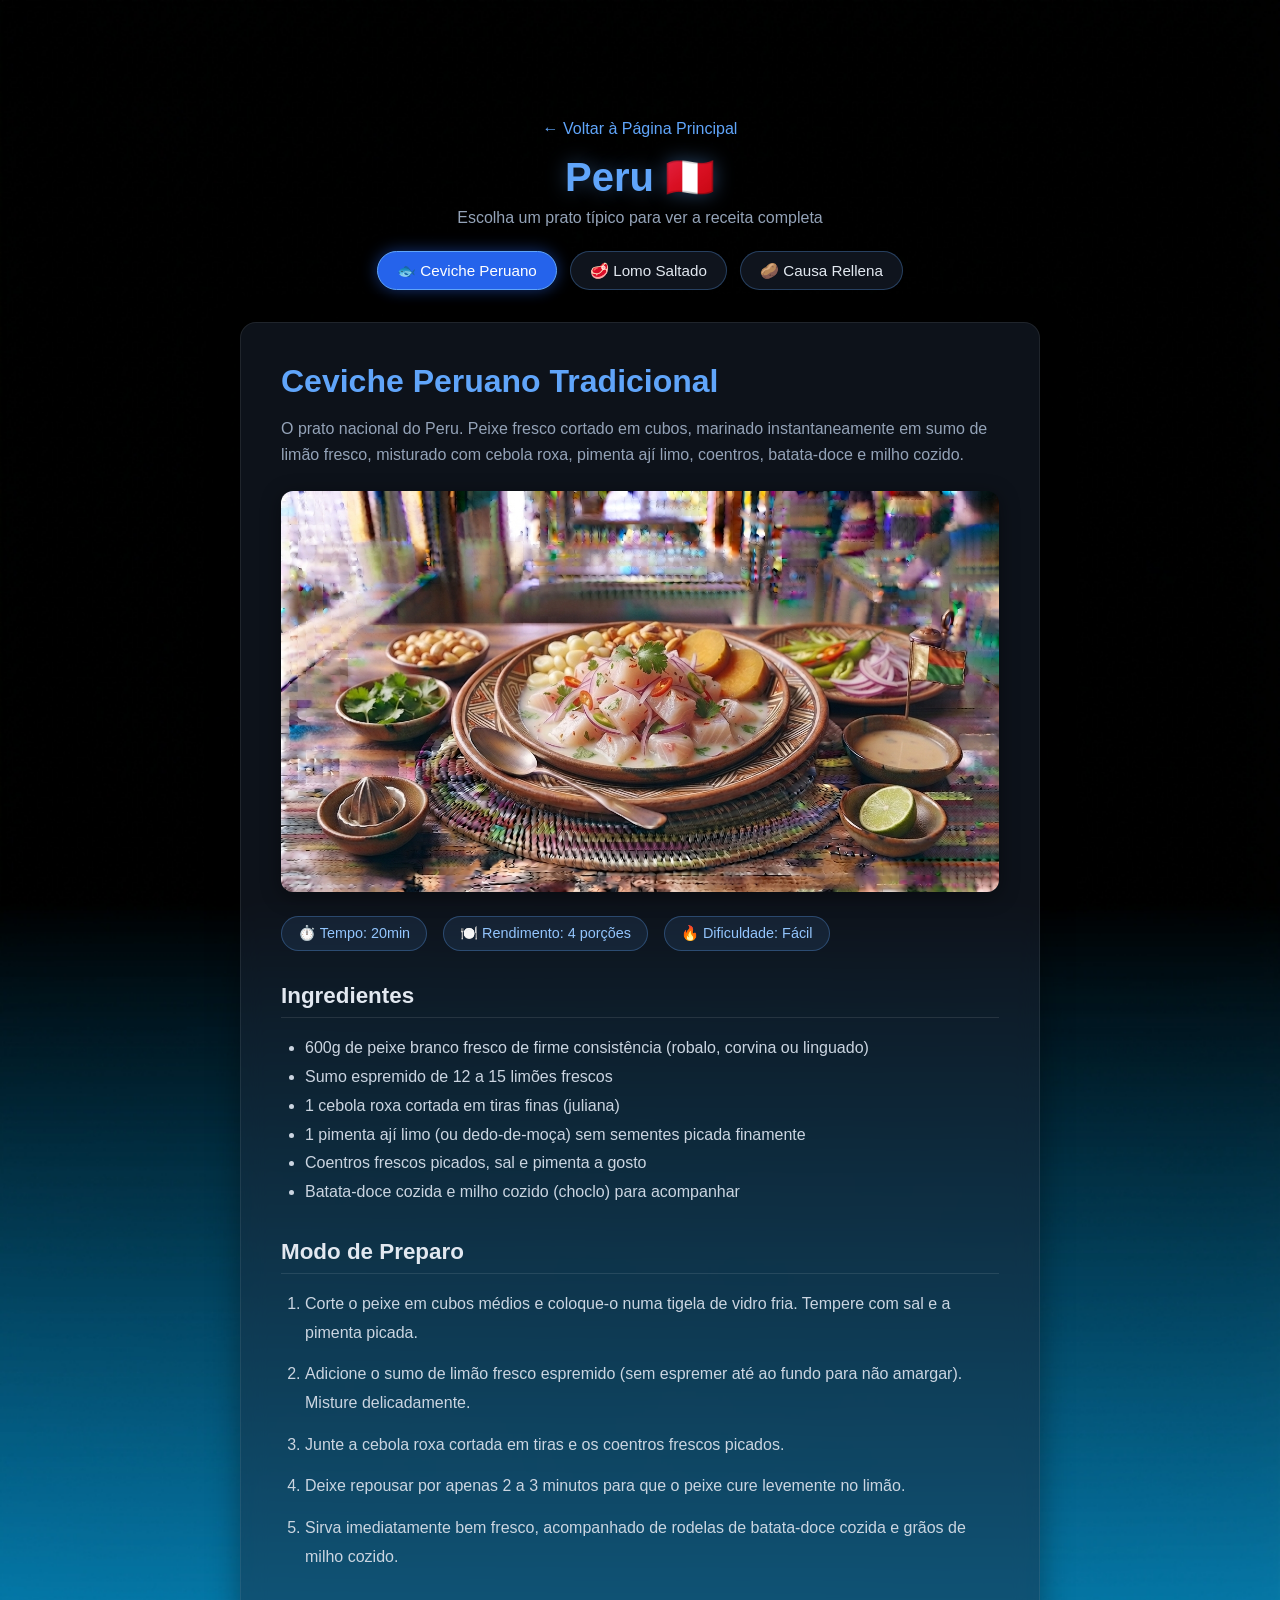
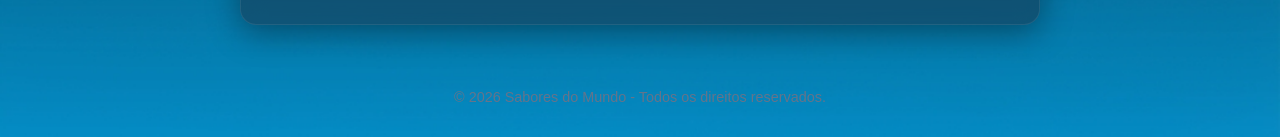
<file: peru.html>
<!DOCTYPE html>
<html lang="pt-BR">
<head>
    <meta charset="UTF-8">
    <meta name="viewport" content="width=device-width, initial-scale=1.0">
    <title>Culinária do Peru | Sabores do Mundo</title>
    <link rel="stylesheet" href="css/style.css">
    <style>
    @keyframes backgroundPan {
        0% {
            background-position: center 0%;
        }
        50% {
            background-position: center 60%; /* Sobe até 60% e para por aí */
        }
        100% {
            background-position: center 0%;
        }
    }

    body {
        background-image: url('fundo.jpeg');
        background-size: cover;
        background-repeat: no-repeat;
        background-attachment: fixed;
        animation: backgroundPan 15s ease-in-out infinite;
        color: #ffffff;
    }
</style>
</head>
<body>

    <header>
        <h1>
            <video src="marcelo.mp4" autoplay muted loop playsinline style="max-height: 80px; vertical-align: middle;"></video>
        </h1>
        <a href="index.html" class="back-link">← Voltar à Página Principal</a>
        <h1>Peru 🇵🇪</h1>
        <p class="subtitle">Escolha um prato típico para ver a receita completa</p>
        
        <!-- Menu de Seleção de Pratos -->
        <nav class="dish-selector">
            <button class="dish-btn active" onclick="selectDish('ceviche')">🐟 Ceviche Peruano</button>
            <button class="dish-btn" onclick="selectDish('lomo')">🥩 Lomo Saltado</button>
            <button class="dish-btn" onclick="selectDish('causa')">🥔 Causa Rellena</button>
        </nav>
    </header>

    <main class="recipe-container">
        <!-- Cartão Principal da Receita com Efeito Glass -->
        <article class="recipe-card glass-panel">
            <h2 id="dishTitle">Ceviche Peruano Tradicional</h2>
            <p class="recipe-description" id="dishDescription">
                O prato nacional do Peru. Peixe fresco cortado em cubos, marinado instantaneamente em sumo de limão fresco, misturado com cebola roxa, pimenta ají limo, coentros, batata-doce e milho cozido.
            </p>

            <!-- Imagem do Prato -->
            <div class="recipe-image-container">
                <img id="dishImage" src="images/ceviche.jpeg" alt="Prato Típico Peruano">
            </div>

            <div class="recipe-info">
                <div class="info-badge" id="dishTime">⏱️ Tempo: 20min</div>
                <div class="info-badge" id="dishPortions">🍽️ Rendimento: 4 porções</div>
                <div class="info-badge" id="dishDifficulty">🔥 Dificuldade: Fácil</div>
            </div>

            <div class="recipe-section">
                <h3>Ingredientes</h3>
                <ul class="ingredients-list" id="dishIngredients">
                    <li>600g de peixe branco fresco de firme consistência (robalo, corvina ou linguado)</li>
                    <li>Sumo espremido de 12 a 15 limões frescos</li>
                    <li>1 cebola roxa cortada em tiras finas (juliana)</li>
                    <li>1 pimenta ají limo (ou dedo-de-moça) sem sementes picada finamente</li>
                    <li>Coentros frescos picados, sal e pimenta a gosto</li>
                    <li>Batata-doce cozida e milho cozido (choclo) para acompanhar</li>
                </ul>
            </div>

            <div class="recipe-section">
                <h3>Modo de Preparo</h3>
                <ol class="instructions-list" id="dishInstructions">
                    <li>Corte o peixe em cubos médios e coloque-o numa tigela de vidro fria. Tempere com sal e a pimenta picada.</li>
                    <li>Adicione o sumo de limão fresco espremido (sem espremer até ao fundo para não amargar). Misture delicadamente.</li>
                    <li>Junte a cebola roxa cortada em tiras e os coentros frescos picados.</li>
                    <li>Deixe repousar por apenas 2 a 3 minutos para que o peixe cure levemente no limão.</li>
                    <li>Sirva imediatamente bem fresco, acompanhado de rodelas de batata-doce cozida e grãos de milho cozido.</li>
                </ol>
            </div>
        </article>
    </main>

    <footer>
        <p>&copy; 2026 Sabores do Mundo - Todos os direitos reservados.</p>
    </footer>

    <!-- Script de Troca de Pratos Peruanos -->
    <script>
        const recipes = {
            ceviche: {
                title: "Ceviche Peruano Tradicional",
                description: "O prato nacional do Peru. Peixe fresco cortado em cubos, marinado instantaneamente em sumo de limão fresco, misturado com cebola roxa, pimenta ají limo, coentros, batata-doce e milho cozido.",
                image: "images/ceviche.jpeg",
                time: "⏱️ Tempo: 20min",
                portions: "🍽️ Rendimento: 4 porções",
                difficulty: "🔥 Dificuldade: Fácil",
                ingredients: [
                    "600g de peixe branco fresco",
                    "Sumo de 12 a 15 limões frescos",
                    "1 cebola roxa em tiras finas",
                    "1 pimenta ají limo picada",
                    "Coentros frescos, sal e pimenta",
                    "Batata-doce e milho cozido para acompanhar"
                ],
                instructions: [
                    "Corte o peixe em cubos e tempere com sal e pimenta.",
                    "Adicione o sumo de limão fresco e misture.",
                    "Junte a cebola roxa e os coentros frescos.",
                    "Deixe curar por apenas 2 a 3 minutos.",
                    "Sirva imediatamente acompanhado de batata-doce e milho."
                ]
            },
            lomo: {
                title: "Lomo Saltado",
                description: "Uma fusão perfeita entre a culinária peruana e a chinesa (chifa). Tiras de carne bovina salteadas numa wok em fogo alto com cebola, tomate, molho de soja, vinagre, servidas com batatas fritas e arroz.",
                image: "images/lomo.jpeg",
                time: "⏱️ Tempo: 30min",
                portions: "🍽️ Rendimento: 4 porções",
                difficulty: "🔥 Dificuldade: Média",
                ingredients: [
                    "600g de lombo bovino cortado em tiras",
                    "2 tomates maduros cortados em gomos",
                    "1 cebola roxa grande em tiras",
                    "3 colheres de sopa de molho de soja (shoyu)",
                    "2 colheres de sopa de vinagre tinto",
                    "Coentros frescos, batatas fritas e arroz branco para acompanhar"
                ],
                instructions: [
                    "Tempere as tiras de carne com sal, pimenta e um toque de alho.",
                    "Numa frigideira muito quente (ou wok), salteie a carne rapidamente com um fio de óleo até dourar. Retire e reserve.",
                    "Na mesma frigideira, salteie a cebola e o tomate em fogo alto por 1 minuto.",
                    "Junte a carne de volta, adicione o molho de soja e o vinagre, misturando rapidamente para incorporar os sabores.",
                    "Misture as batatas fritas crocantes no final, polvilhe coentros e sirva com arroz branco."
                ]
            },
            causa: {
                title: "Causa Rellena Limeña",
                description: "Um prato frio à base de puré de batata amarela temperada com pasta de pimenta ají amarillo e limão, recheado com frango desfiado cremoso e abacate.",
                image: "images/causa.jpeg",
                time: "⏱️ Tempo: 50min",
                portions: "🍽️ Rendimento: 6 porções",
                difficulty: "🔥 Dificuldade: Média",
                ingredients: [
                    "1kg de batata amarela cozida e espremida",
                    "3 colheres de sopa de pasta de ají amarillo",
                    "Sumo de 2 limões e azeite",
                    "2 peitos de frango cozidos e desfiados misturados com maionese",
                    "1 abacate maduro cortado em fatias",
                    "Sal e pimenta a gosto"
                ],
                instructions: [
                    "Misture a batata espremida com a pasta de ají amarillo, o sumo de limão, azeite e sal até obter uma massa lisa e homogénea.",
                    "Numa travessa ou aro de montagem, coloque metade da camada de puré de batata no fundo.",
                    "Adicione uma camada de fatias de abacate e, por cima, o frango desfiado misturado com maionese.",
                    "Cubra com o restante puré de batata, pressione levemente e decore com azeitonas e ovo cozido.",
                    "Leve ao frigorífico antes de servir bem fresco."
                ]
            }
        };

        function selectDish(dishKey) {
            const data = recipes[dishKey];
            if (!data) return;

            // Atualiza os botões ativos
            document.querySelectorAll('.dish-btn').forEach(btn => btn.classList.remove('active'));
            event.target.classList.add('active');

            // Atualiza o conteúdo da página
            document.getElementById('dishTitle').innerText = data.title;
            document.getElementById('dishDescription').innerText = data.description;
            document.getElementById('dishImage').src = data.image;
            document.getElementById('dishTime').innerText = data.time;
            document.getElementById('dishPortions').innerText = data.portions;
            document.getElementById('dishDifficulty').innerText = data.difficulty;

            // Atualiza Lista de Ingredientes
            const ingList = document.getElementById('dishIngredients');
            ingList.innerHTML = data.ingredients.map(item => `<li>${item}</li>`).join('');

            // Atualiza Lista de Modo de Preparo
            const instList = document.getElementById('dishInstructions');
            instList.innerHTML = data.instructions.map(step => `<li>${step}</li>`).join('');
        }
    </script>

</body>
</html>
</file>
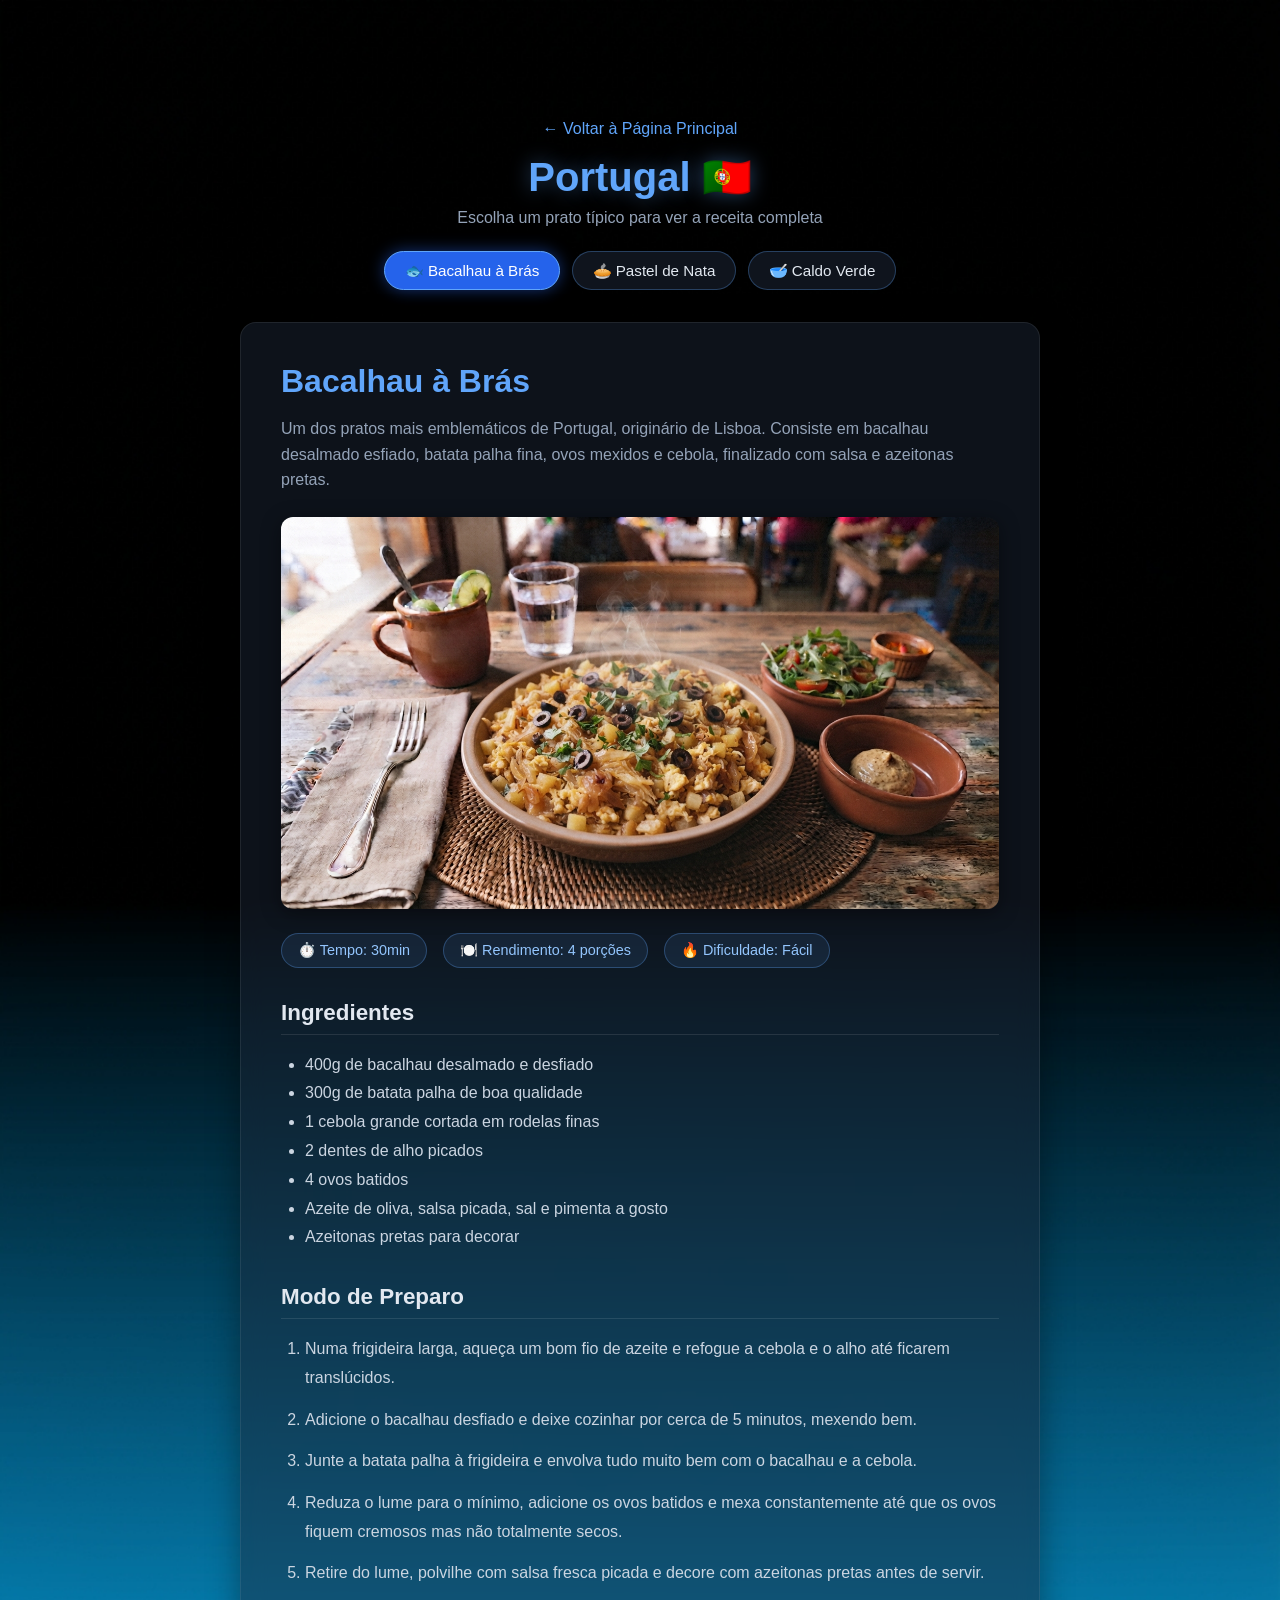
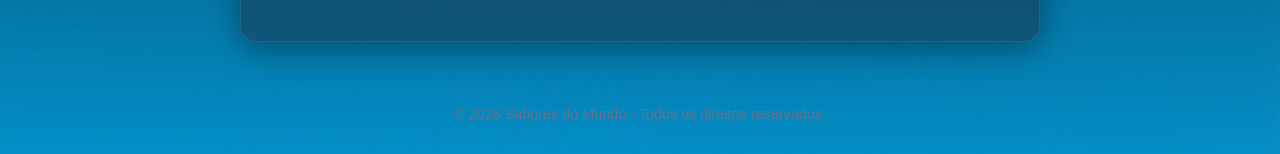
<file: portugal.html>
<!DOCTYPE html>
<html lang="pt-BR">
<head>
    <meta charset="UTF-8">
    <meta name="viewport" content="width=device-width, initial-scale=1.0">
    <title>Culinária Portuguesa | Sabores do Mundo</title>
    <link rel="stylesheet" href="css/style.css">
    <style>
    @keyframes backgroundPan {
        0% {
            background-position: center 0%;
        }
        50% {
            background-position: center 60%; /* Sobe até 60% e para por aí */
        }
        100% {
            background-position: center 0%;
        }
    }

    body {
        background-image: url('fundo.jpeg');
        background-size: cover;
        background-repeat: no-repeat;
        background-attachment: fixed;
        animation: backgroundPan 15s ease-in-out infinite;
        color: #ffffff;
    }
</style>
</head>
<body>

    <header>
        <h1>
            <video src="marcelo.mp4" autoplay muted loop playsinline style="max-height: 80px; vertical-align: middle;"></video>
        </h1>
        <a href="index.html" class="back-link">← Voltar à Página Principal</a>
        <h1>Portugal 🇵🇹</h1>
        <p class="subtitle">Escolha um prato típico para ver a receita completa</p>
        
        <!-- Menu de Seleção de Pratos -->
        <nav class="dish-selector">
            <button class="dish-btn active" onclick="selectDish('bacalhau')">🐟 Bacalhau à Brás</button>
            <button class="dish-btn" onclick="selectDish('pastel')">🥧 Pastel de Nata</button>
            <button class="dish-btn" onclick="selectDish('caldo')">🥣 Caldo Verde</button>
        </nav>
    </header>

    <main class="recipe-container">
        <!-- Cartão Principal da Receita com Efeito Glass -->
        <article class="recipe-card glass-panel">
            <h2 id="dishTitle">Bacalhau à Brás</h2>
            <p class="recipe-description" id="dishDescription">
                Um dos pratos mais emblemáticos de Portugal, originário de Lisboa. Consiste em bacalhau desalmado esfiado, batata palha fina, ovos mexidos e cebola, finalizado com salsa e azeitonas pretas.
            </p>

            <!-- Imagem do Prato -->
            <div class="recipe-image-container">
                <img id="dishImage" src="images/bacalhau.jpeg" alt="Prato Típico Português">
            </div>

            <div class="recipe-info">
                <div class="info-badge" id="dishTime">⏱️ Tempo: 30min</div>
                <div class="info-badge" id="dishPortions">🍽️ Rendimento: 4 porções</div>
                <div class="info-badge" id="dishDifficulty">🔥 Dificuldade: Fácil</div>
            </div>

            <div class="recipe-section">
                <h3>Ingredientes</h3>
                <ul class="ingredients-list" id="dishIngredients">
                    <li>400g de bacalhau desalmado e desfiado</li>
                    <li>300g de batata palha de boa qualidade</li>
                    <li>1 cebola grande cortada em rodelas finas</li>
                    <li>2 dentes de alho picados</li>
                    <li>4 ovos batidos</li>
                    <li>Azeite de oliva, salsa picada, sal e pimenta a gosto</li>
                    <li>Azeitonas pretas para decorar</li>
                </ul>
            </div>

            <div class="recipe-section">
                <h3>Modo de Preparo</h3>
                <ol class="instructions-list" id="dishInstructions">
                    <li>Numa frigideira larga, aqueça um bom fio de azeite e refogue a cebola e o alho até ficarem translúcidos.</li>
                    <li>Adicione o bacalhau desfiado e deixe cozinhar por cerca de 5 minutos, mexendo bem.</li>
                    <li>Junte a batata palha à frigideira e envolva tudo muito bem com o bacalhau e a cebola.</li>
                    <li>Reduza o lume para o mínimo, adicione os ovos batidos e mexa constantemente até que os ovos fiquem cremosos mas não totalmente secos.</li>
                    <li>Retire do lume, polvilhe com salsa fresca picada e decore com azeitonas pretas antes de servir.</li>
                </ol>
            </div>
        </article>
    </main>

    <footer>
        <p>&copy; 2026 Sabores do Mundo - Todos os direitos reservados.</p>
    </footer>

    <!-- Script de Troca de Pratos Portugueses -->
    <script>
        const recipes = {
            bacalhau: {
                title: "Bacalhau à Brás",
                description: "Um dos pratos mais emblemáticos de Portugal, originário de Lisboa. Consiste em bacalhau desalmado esfiado, batata palha fina, ovos mexidos e cebola, finalizado com salsa e azeitonas pretas.",
                image: "images/bacalhau.jpeg",
                time: "⏱️ Tempo: 30min",
                portions: "🍽️ Rendimento: 4 porções",
                difficulty: "🔥 Dificuldade: Fácil",
                ingredients: [
                    "400g de bacalhau desalmado e desfiado",
                    "300g de batata palha de boa qualidade",
                    "1 cebola grande cortada em rodelas finas",
                    "2 dentes de alho picados",
                    "4 ovos batidos",
                    "Azeite de oliva, salsa picada, sal e pimenta a gosto",
                    "Azeitonas pretas para decorar"
                ],
                instructions: [
                    "Numa frigideira larga, aqueça um bom fio de azeite e refogue a cebola e o alho até ficarem translúcidos.",
                    "Adicione o bacalhau desfiado e deixe cozinhar por cerca de 5 minutos, mexendo bem.",
                    "Junte a batata palha à frigideira e envolva tudo muito bem com o bacalhau e a cebola.",
                    "Reduza o lume para o mínimo, adicione os ovos batidos e mexa constantemente até que os ovos fiquem cremosos mas não totalmente secos.",
                    "Retire do lume, polvilhe com salsa fresca picada e decore com azeitonas pretas antes de servir."
                ]
            },
            pastel: {
                title: "Pastel de Nata",
                description: "O ex-libris da doçaria portuguesa. Uma tartelete de massa folhada estaladiça preenchida com um creme de ovos rico, aromatizado com limão e canela, queimado ligeiramente ao forno.",
                image: "images/pastel.jpeg",
                time: "⏱️ Tempo: 1h",
                portions: "🍽️ Rendimento: 12 unidades",
                difficulty: "🔥 Dificuldade: Média",
                ingredients: [
                    "1 rolo de massa folhada fresca",
                    "250ml de leite",
                    "200g de açúcar",
                    "50g de farinha de trigo",
                    "Casca de limão e 1 pau de canela",
                    "6 gemas de ovo",
                    "Canela em pó e açúcar em pó para polvilhar"
                ],
                instructions: [
                    "Desenrole a massa folhada, faça um rolo bem apertado e corte em rodelas de cerca de 1,5 cm.",
                    "Forre forminhas de pastel de nata com cada rodela de massa, espalhando a massa com o polegar humedecido do centro para as bordas.",
                    "Num tacho, misture a farinha com um pouco de leite. Adicione o restante leite, o açúcar, a casca de limão e o pau de canela. Leve ao lume mexendo sempre até engrossar.",
                    "Retire do lume, deixe amornar e adicione as gemas batidas, mexendo bem. Coe o creme.",
                    "Encha as forminhas de massa com o creme e leve ao forno pré-aquecido à temperatura máxima (250°C) por cerca de 10 a 12 minutos até a massa ficar estaladiça e o creme queimado em cima."
                ]
            },
            caldo: {
                title: "Caldo Verde",
                description: "A sopa mais famosa de Portugal, nascida na região norte. Uma base reconfortante de puré de batata com rodelas finas de couve-galega e rodelas de chouriço.",
                image: "images/caldo.jpeg",
                time: "⏱️ Tempo: 40min",
                portions: "🍽️ Rendimento: 6 porções",
                difficulty: "🔥 Dificuldade: Fácil",
                ingredients: [
                    "500g de batatas descascadas",
                    "2 cebolas e 2 dentes de alho",
                    "300g de couve-galega cortada em caldo-verde (muito fina)",
                    "1 chouriço de carne português",
                    "Azeite de oliva e sal a gosto",
                    "Água (cerca de 1,5 litros)"
                ],
                instructions: [
                    "Numa panela, cozinhe as batatas, as cebolas e os alhos em água temperada com sal.",
                    "Quando os legumes estiverem macios, reduza-os a puré com a varinha mágica diretamente na panela.",
                    "Adicione o chouriço inteiro ao caldo e deixe ferver por 10 minutos para apurar o sabor.",
                    "Retire o chouriço, corte-o em rodelas finas e reserve.",
                    "Adicione a couve-galega cortada finamente ao caldo a ferver e deixe cozinhar sem tampa por cerca de 5 minutos.",
                    "Sirva bem quente numa tigela, decorando com rodelas de chouriço por cima e um fio de azeite."
                ]
            }
        };

        function selectDish(dishKey) {
            const data = recipes[dishKey];
            if (!data) return;

            // Atualiza os botões ativos
            document.querySelectorAll('.dish-btn').forEach(btn => btn.classList.remove('active'));
            event.target.classList.add('active');

            // Atualiza o conteúdo da página
            document.getElementById('dishTitle').innerText = data.title;
            document.getElementById('dishDescription').innerText = data.description;
            document.getElementById('dishImage').src = data.image;
            document.getElementById('dishTime').innerText = data.time;
            document.getElementById('dishPortions').innerText = data.portions;
            document.getElementById('dishDifficulty').innerText = data.difficulty;

            // Atualiza Lista de Ingredientes
            const ingList = document.getElementById('dishIngredients');
            ingList.innerHTML = data.ingredients.map(item => `<li>${item}</li>`).join('');

            // Atualiza Lista de Modo de Preparo
            const instList = document.getElementById('dishInstructions');
            instList.innerHTML = data.instructions.map(step => `<li>${step}</li>`).join('');
        }
    </script>

</body>
</html>
</file>
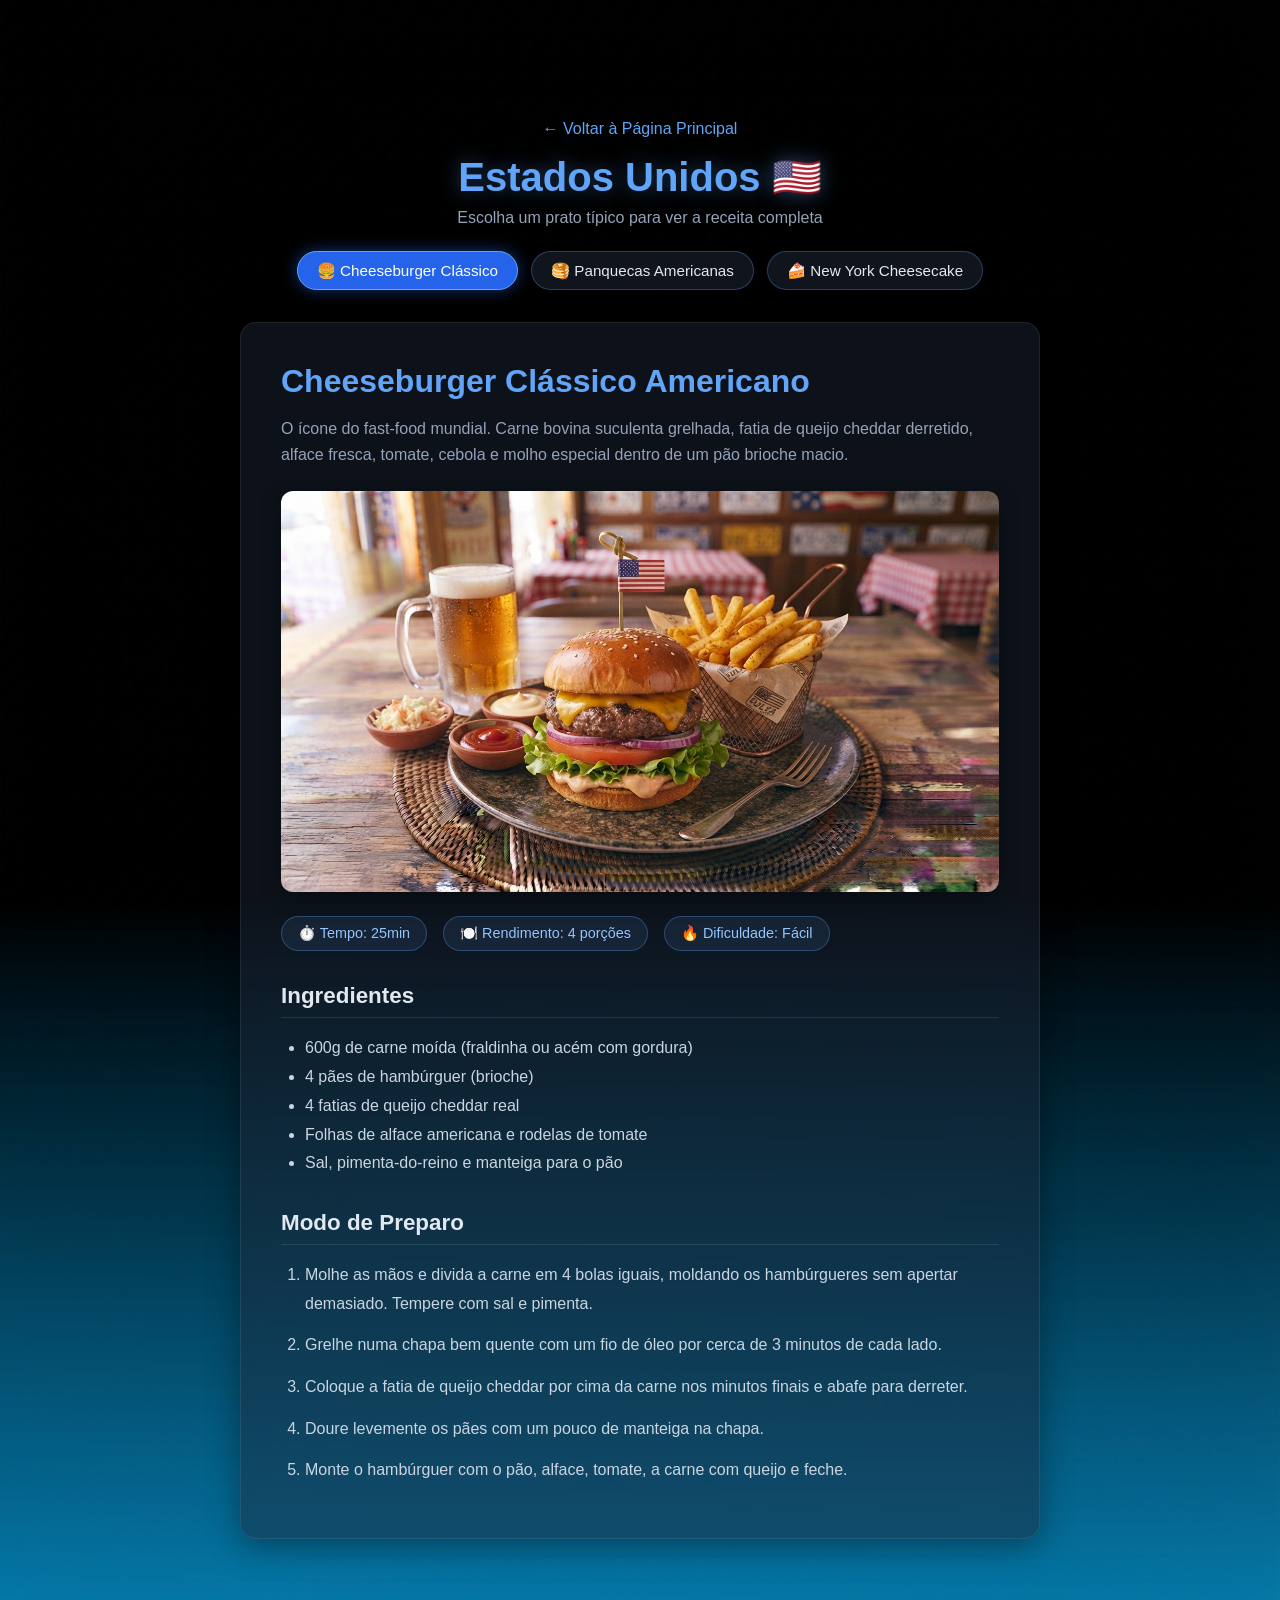
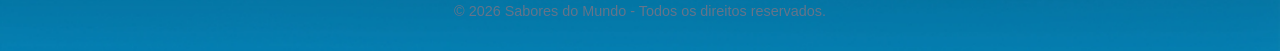
<file: usa.html>
<!DOCTYPE html>
<html lang="pt-BR">
<head>
    <meta charset="UTF-8">
    <meta name="viewport" content="width=device-width, initial-scale=1.0">
    <title>Culinária dos EUA | Sabores do Mundo</title>
    <link rel="stylesheet" href="css/style.css">
    <style>
    @keyframes backgroundPan {
        0% {
            background-position: center 0%;
        }
        50% {
            background-position: center 60%; /* Sobe até 60% e para por aí */
        }
        100% {
            background-position: center 0%;
        }
    }

    body {
        background-image: url('fundo.jpeg');
        background-size: cover;
        background-repeat: no-repeat;
        background-attachment: fixed;
        animation: backgroundPan 15s ease-in-out infinite;
        color: #ffffff;
    }
</style>
</head>
<body>

    <header>
        <h1>
            <video src="marcelo.mp4" autoplay muted loop playsinline style="max-height: 80px; vertical-align: middle;"></video>
        </h1>
        <a href="index.html" class="back-link">← Voltar à Página Principal</a>
        <h1>Estados Unidos 🇺🇸</h1>
        <p class="subtitle">Escolha um prato típico para ver a receita completa</p>
        
        <nav class="dish-selector">
            <button class="dish-btn active" onclick="selectDish('burger')">🍔 Cheeseburger Clássico</button>
            <button class="dish-btn" onclick="selectDish('pancakes')">🥞 Panquecas Americanas</button>
            <button class="dish-btn" onclick="selectDish('cheesecake')">🍰 New York Cheesecake</button>
        </nav>
    </header>

    <main class="recipe-container">
        <article class="recipe-card glass-panel">
            <h2 id="dishTitle">Cheeseburger Clássico Americano</h2>
            <p class="recipe-description" id="dishDescription">
                O ícone do fast-food mundial. Carne bovina suculenta grelhada, fatia de queijo cheddar derretido, alface fresca, tomate, cebola e molho especial dentro de um pão brioche macio.
            </p>

            <div class="recipe-image-container">
                <img id="dishImage" src="images/burger.jpeg" alt="Prato Típico Norte-Americano">
            </div>

            <div class="recipe-info">
                <div class="info-badge" id="dishTime">⏱️ Tempo: 25min</div>
                <div class="info-badge" id="dishPortions">🍽️ Rendimento: 4 porções</div>
                <div class="info-badge" id="dishDifficulty">🔥 Dificuldade: Fácil</div>
            </div>

            <div class="recipe-section">
                <h3>Ingredientes</h3>
                <ul class="ingredients-list" id="dishIngredients">
                    <li>600g de carne moída (fraldinha ou acém com gordura)</li>
                    <li>4 pães de hambúrguer (brioche)</li>
                    <li>4 fatias de queijo cheddar real</li>
                    <li>Folhas de alface americana e rodelas de tomate</li>
                    <li>Sal, pimenta-do-reino e manteiga para o pão</li>
                </ul>
            </div>

            <div class="recipe-section">
                <h3>Modo de Preparo</h3>
                <ol class="instructions-list" id="dishInstructions">
                    <li>Molhe as mãos e divida a carne em 4 bolas iguais, moldando os hambúrgueres sem apertar demasiado. Tempere com sal e pimenta.</li>
                    <li>Grelhe numa chapa bem quente com um fio de óleo por cerca de 3 minutos de cada lado.</li>
                    <li>Coloque a fatia de queijo cheddar por cima da carne nos minutos finais e abafe para derreter.</li>
                    <li>Doure levemente os pães com um pouco de manteiga na chapa.</li>
                    <li>Monte o hambúrguer com o pão, alface, tomate, a carne com queijo e feche.</li>
                </ol>
            </div>
        </article>
    </main>

    <footer>
        <p>&copy; 2026 Sabores do Mundo - Todos os direitos reservados.</p>
    </footer>

    <script>
        const recipes = {
            burger: {
                title: "Cheeseburger Clássico Americano",
                description: "O ícone do fast-food mundial. Carne bovina suculenta grelhada, fatia de queijo cheddar derretido, alface fresca, tomate, cebola e molho especial dentro de um pão brioche macio.",
                image: "images/burger.jpeg",
                time: "⏱️ Tempo: 25min",
                portions: "🍽️ Rendimento: 4 porções",
                difficulty: "🔥 Dificuldade: Fácil",
                ingredients: ["600g de carne moída", "4 pães brioche", "4 fatias de queijo cheddar", "Alface e tomate", "Sal, pimenta e manteiga"],
                instructions: ["Modele os hambúrgueres e tempere com sal e pimenta.", "Grelhe na chapa quente por 3 minutos de cada lado.", "Adicione o cheddar para derreter no final.", "Doure os pães na manteiga e monte com os acompanhamentos."]
            },
            pancakes: {
                title: "Panquecas Americanas (Pancakes)",
                description: "Panquecas fofinhas e altas, servidas tradizionalmente empilhadas com manteiga e regadas com xarope de ácer (maple syrup).",
                image: "images/pancakes.jpeg",
                time: "⏱️ Tempo: 20min",
                portions: "🍽️ Rendimento: 4 porções",
                difficulty: "🔥 Dificuldade: Muito Fácil",
                ingredients: ["1 e 1/2 chávena de farinha de trigo", "1 colher de sopa de açúcar", "1 colher de sopa de fermento em pó", "1 chávena de leite", "1 ovo e 2 colheres de manteiga derretida"],
                instructions: ["Misture os ingredientes secos numa tigela.", "Adicione o leite, o ovo e a manteiga derretida, mexendo até formar uma massa homogénea.", "Despeje conchas de massa numa frigideira antiaderente quente.", "Vire quando surgirem bolhinhas na superfície e doure o outro lado."]
            },
            cheesecake: {
                title: "New York Cheesecake",
                description: "Uma torta de queijo cremosa e densa, assada sobre uma base crocante de bolacha e coberta com uma calda fresca de frutos vermelhos.",
                image: "images/cheesecake.jpeg",
                time: "⏱️ Tempo: 1h 30min (+ frio)",
                portions: "🍽️ Rendimento: 8 fatias",
                difficulty: "🔥 Dificuldade: Média",
                ingredients: ["200g de bolacha Maria ou maisena triturada", "80g de manteiga derretida", "600g de cream cheese", "150g de açúcar", "3 ovos e 1 colher de essência de baunilha"],
                instructions: ["Misture a bolacha triturada com a manteiga e pressione no fundo de uma forma redonda.", "Bata o cream cheese com o açúcar, adicione os ovos um a um e a baunilha.", "Despeje sobre a base de bolacha e asse a 160°C por 50 minutos.", "Deixe arrefecer completamente e cubra com calda de frutos vermelhos."]
            }
        };

        function selectDish(dishKey) {
            const data = recipes[dishKey];
            if (!data) return;
            document.querySelectorAll('.dish-btn').forEach(btn => btn.classList.remove('active'));
            event.target.classList.add('active');
            document.getElementById('dishTitle').innerText = data.title;
            document.getElementById('dishDescription').innerText = data.description;
            document.getElementById('dishImage').src = data.image;
            document.getElementById('dishTime').innerText = data.time;
            document.getElementById('dishPortions').innerText = data.portions;
            document.getElementById('dishDifficulty').innerText = data.difficulty;
            document.getElementById('dishIngredients').innerHTML = data.ingredients.map(i => `<li>${i}</li>`).join('');
            document.getElementById('dishInstructions').innerHTML = data.instructions.map(s => `<li>${s}</li>`).join('');
        }
    </script>
</body>
</html>
</file>
<file: css/style.css>
/* Configuração Geral e Fundo Preto/Azulado */
* {
    margin: 0;
    padding: 0;
    box-sizing: border-box;
    font-family: 'Segoe UI', Tahoma, Geneva, Verdana, sans-serif;
}

body {
    background-color: #000000;
    color: #f1f5f9;
    min-height: 100vh;
    padding: 2rem 1rem;
    background-image: 
        radial-gradient(circle at 10% 20%, rgba(7, 60, 75, 0.15) 0%, transparent 40%),
        radial-gradient(circle at 90% 80%, rgba(37, 99, 235, 0.15) 0%, transparent 40%);
    background-attachment: fixed;
}


/* Cabeçalho e Títulos */
header {
    text-align: center;
    margin-bottom: 2rem;
}

header h1 {
    font-size: 2.5rem;
    color: #60a5fa;
    text-shadow: 0 0 20px rgba(96, 165, 250, 0.4);
    margin-bottom: 0.5rem;
}

.subtitle {
    color: #94a3b8;
    margin-top: 0.5rem;
    font-size: 1rem;
}

.country-hero {
    text-align: center;
    margin-bottom: 2rem;
}

.country-hero h2 {
    font-size: 1.8rem;
    color: #e2e8f0;
    margin-bottom: 0.5rem;
}

.country-hero p {
    color: #94a3b8;
}

/* Barra de Busca Estilo Glass */
.search-container {
    margin-top: 1rem;
    display: flex;
    justify-content: center;
}

.search-container input {
    width: 100%;
    max-width: 450px;
    padding: 0.8rem 1.2rem;
    border: 1px solid rgba(96, 165, 250, 0.3);
    border-radius: 25px;
    font-size: 1rem;
    outline: none;
    color: #ffffff;
    background: rgba(15, 23, 42, 0.6);
    backdrop-filter: blur(10px);
    -webkit-backdrop-filter: blur(10px);
    box-shadow: 0 4px 15px rgba(0, 0, 0, 0.3);
    transition: all 0.3s ease;
}

.search-container input::placeholder {
    color: #94a3b8;
}

.search-container input:focus {
    border-color: #60a5fa;
    box-shadow: 0 0 15px rgba(96, 165, 250, 0.4);
}

/* Grid de Países - Força 3 colunas (mesmo no telemóvel) */
.countries-grid {
    display: grid;
    grid-template-columns: repeat(3, 1fr);
    gap: 0.8rem;
    max-width: 1100px;
    margin: 0 auto;
    padding: 0 0.2rem;
}

/* Cartões com Efeito Glassmorphism */
.country-card {
    background: rgba(30, 41, 59, 0.45);
    backdrop-filter: blur(12px);
    -webkit-backdrop-filter: blur(12px);
    border: 1px solid rgba(255, 255, 255, 0.08);
    border-radius: 14px;
    padding: 1.2rem 0.5rem;
    text-align: center;
    text-decoration: none;
    color: #f1f5f9;
    box-shadow: 0 8px 32px 0 rgba(0, 0, 0, 0.37);
    transition: all 0.3s cubic-bezier(0.4, 0, 0.2, 1);
    display: flex;
    flex-direction: column;
    align-items: center;
}

.country-card:hover {
    transform: translateY(-4px);
    background: rgba(30, 41, 59, 0.7);
    border-color: rgba(96, 165, 250, 0.5);
    box-shadow: 0 12px 40px 0 rgba(37, 99, 235, 0.25);
}

.country-flag {
    font-size: 2.5rem;
    margin-bottom: 0.3rem;
    filter: drop-shadow(0 4px 8px rgba(0,0,0,0.3));
}

.country-card h3 {
    color: #60a5fa;
    font-size: 1.05rem;
    margin-bottom: 0.2rem;
}

.country-card p {
    color: #94a3b8;
    font-size: 0.7rem;
    line-height: 1.2;
}

/* Seletor de Pratos nas Páginas Internas */
.dish-selector {
    display: flex;
    justify-content: center;
    gap: 0.8rem;
    margin-top: 1.5rem;
    flex-wrap: wrap;
}

.dish-btn {
    background: rgba(30, 41, 59, 0.5);
    backdrop-filter: blur(10px);
    -webkit-backdrop-filter: blur(10px);
    border: 1px solid rgba(96, 165, 250, 0.3);
    color: #e2e8f0;
    padding: 0.6rem 1.2rem;
    border-radius: 20px;
    font-size: 0.95rem;
    font-weight: 500;
    cursor: pointer;
    transition: all 0.3s ease;
}

.dish-btn:hover {
    background: rgba(37, 99, 235, 0.3);
    border-color: #60a5fa;
    color: #ffffff;
    box-shadow: 0 0 12px rgba(96, 165, 250, 0.3);
}

.dish-btn.active {
    background: #2563eb;
    border-color: #60a5fa;
    color: #ffffff;
    box-shadow: 0 0 16px rgba(37, 99, 235, 0.5);
}

/* Estilos para as Páginas de Receitas Internas */
.back-link {
    display: inline-block;
    color: #60a5fa;
    text-decoration: none;
    margin-bottom: 1rem;
    font-weight: 500;
    transition: color 0.2s;
}

.back-link:hover {
    color: #93c5fd;
}

.recipe-container {
    max-width: 800px;
    margin: 0 auto;
}

.recipe-card {
    background: rgba(30, 41, 59, 0.45);
    backdrop-filter: blur(12px);
    -webkit-backdrop-filter: blur(12px);
    border: 1px solid rgba(255, 255, 255, 0.08);
    border-radius: 16px;
    padding: 2.5rem;
    box-shadow: 0 8px 32px 0 rgba(0, 0, 0, 0.37);
}

.recipe-card h2 {
    color: #60a5fa;
    font-size: 2rem;
    margin-bottom: 1rem;
}

.recipe-description {
    color: #94a3b8;
    line-height: 1.6;
    margin-bottom: 1.5rem;
}

.recipe-image-container {
    margin: 1.5rem 0;
    border-radius: 12px;
    overflow: hidden;
    box-shadow: 0 4px 20px rgba(0,0,0,0.4);
}

.recipe-image-container img {
    width: 100%;
    height: auto;
    display: block;
}

.recipe-info {
    display: flex;
    gap: 1rem;
    margin-bottom: 2rem;
    flex-wrap: wrap;
}

.info-badge {
    background: rgba(96, 165, 250, 0.1);
    border: 1px solid rgba(96, 165, 250, 0.3);
    color: #93c5fd;
    padding: 0.5rem 1rem;
    border-radius: 20px;
    font-size: 0.9rem;
}

.recipe-section {
    margin-top: 2rem;
}

.recipe-section h3 {
    color: #e2e8f0;
    font-size: 1.4rem;
    margin-bottom: 1rem;
    border-bottom: 1px solid rgba(255, 255, 255, 0.1);
    padding-bottom: 0.5rem;
}

.ingredients-list, .instructions-list {
    color: #cbd5e1;
    padding-left: 1.5rem;
    line-height: 1.8;
}

.instructions-list li {
    margin-bottom: 0.8rem;
}

/* Rodapé */
footer {
    text-align: center;
    margin-top: 4rem;
    color: #64748b;
    font-size: 0.9rem;
}
</file>
